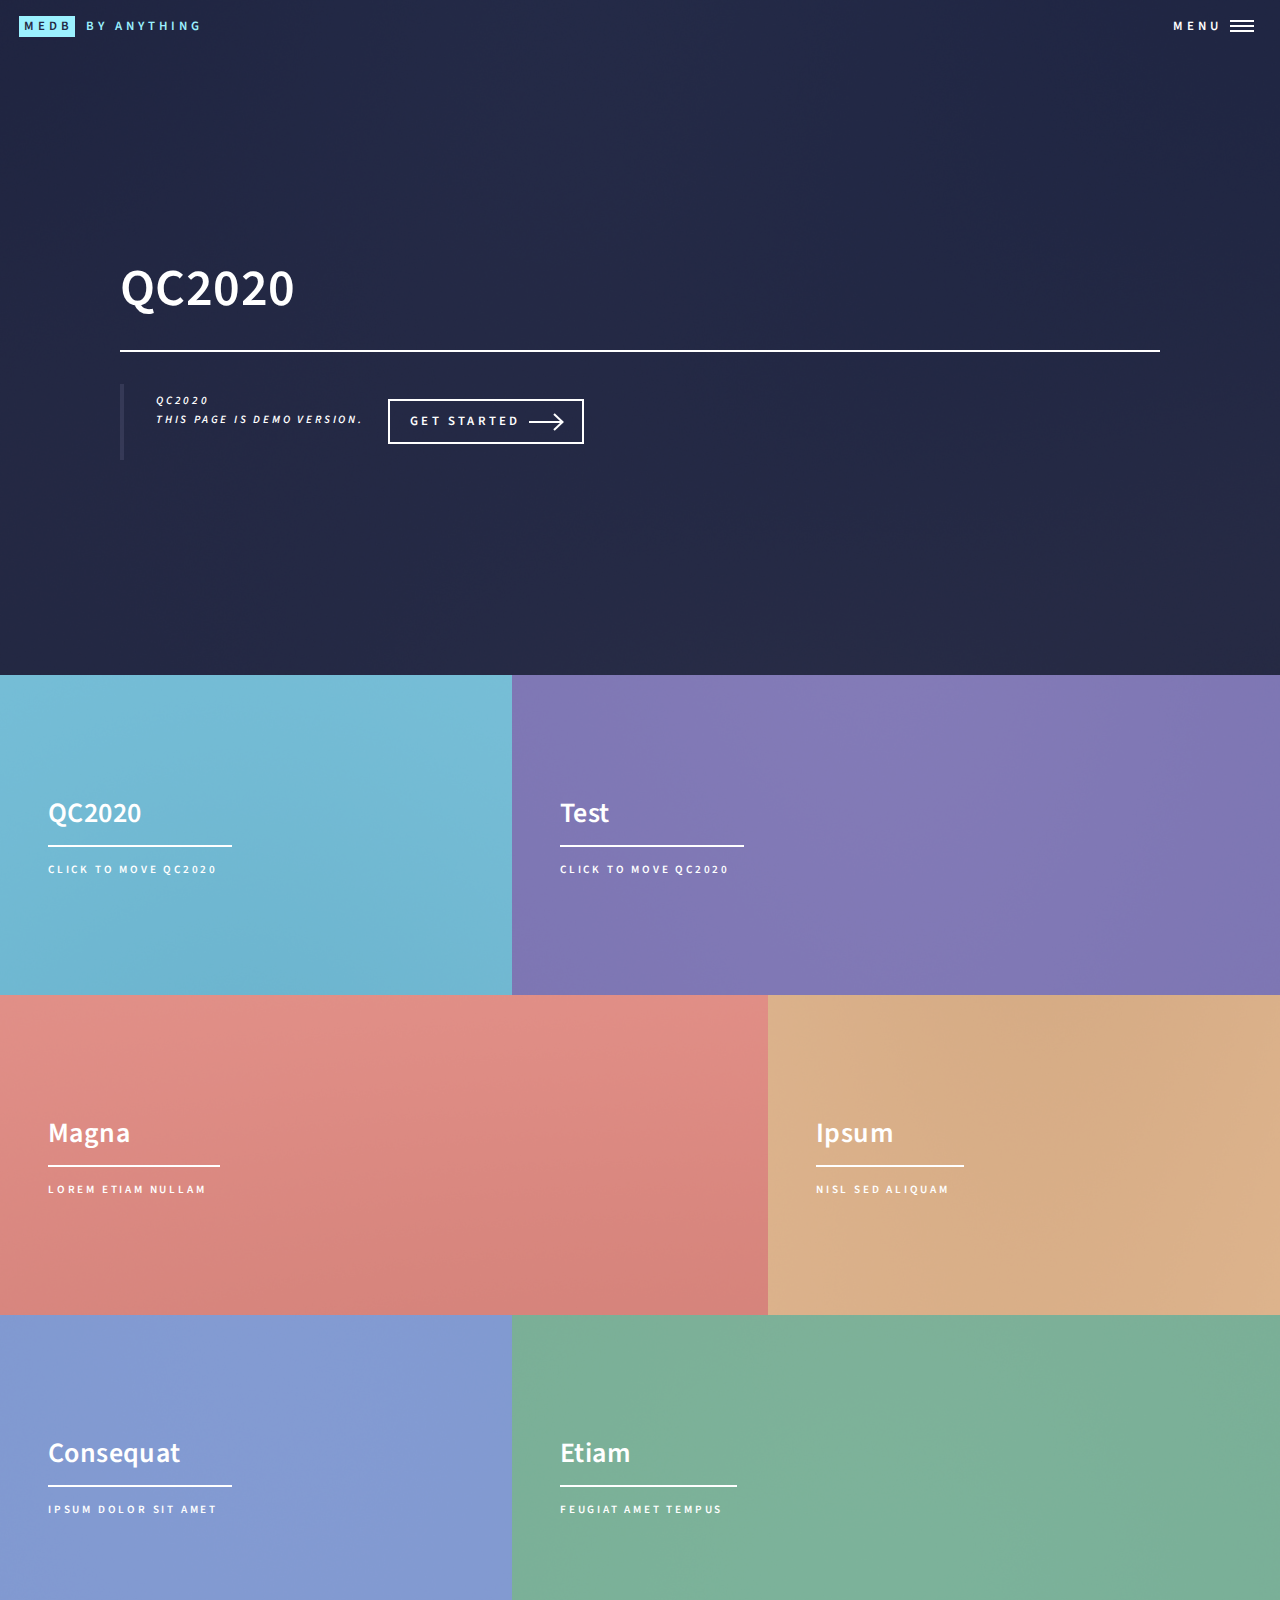
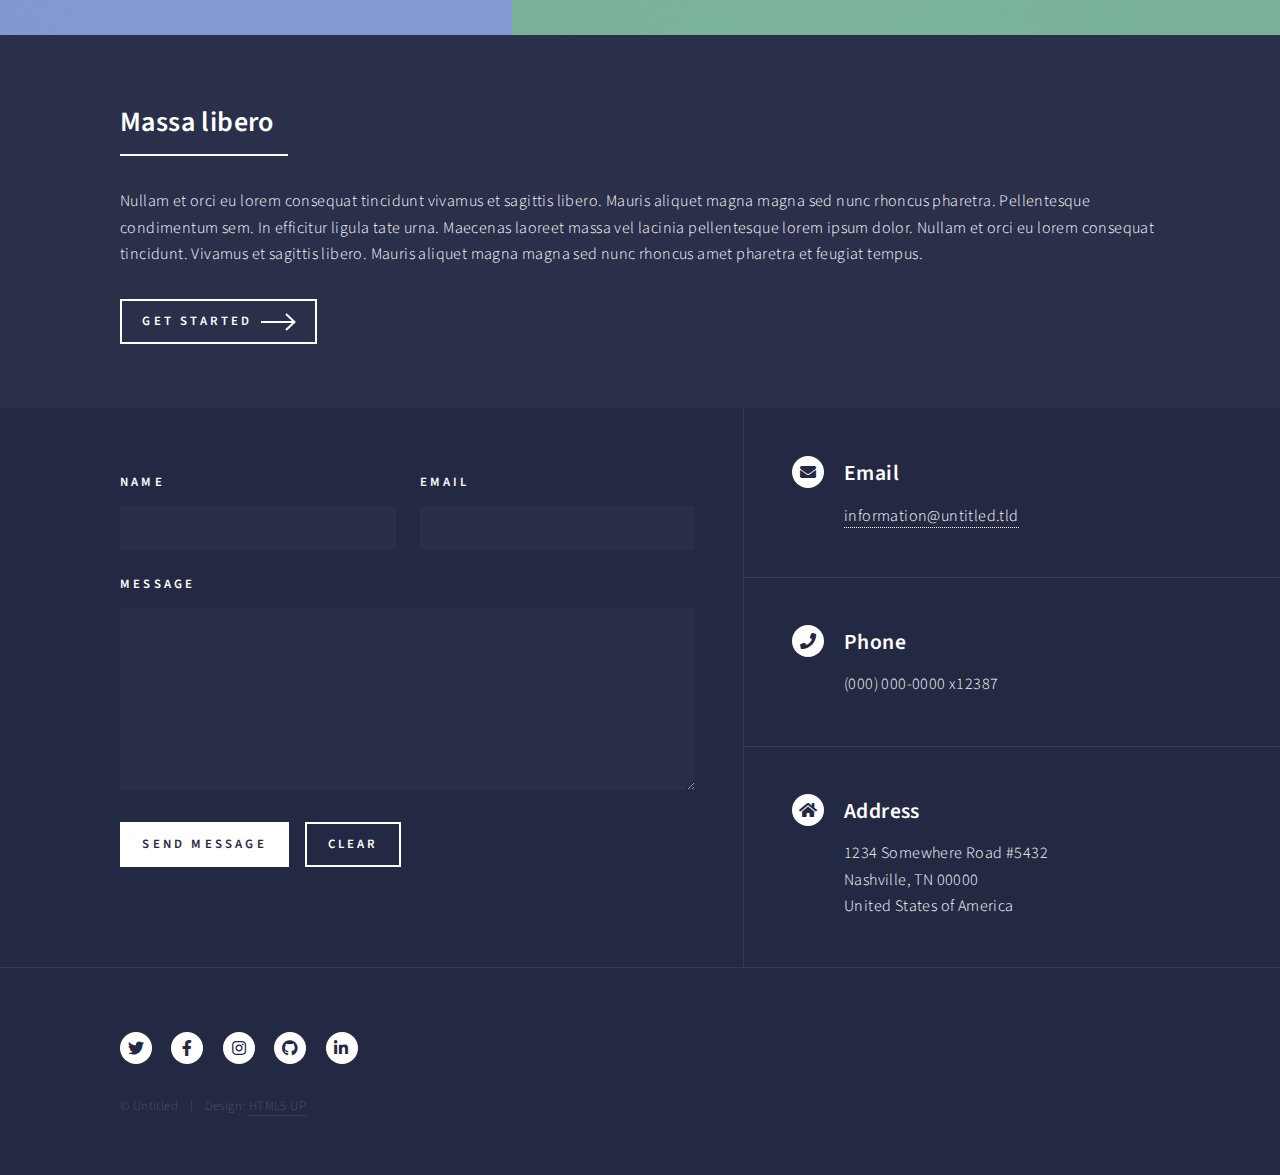
<file: index.html>
<!DOCTYPE HTML>
<!--
	Forty by HTML5 UP
	html5up.net | @ajlkn
	Free for personal and commercial use under the CCA 3.0 license (html5up.net/license)
-->
<html>
	<head>
		<title>MedB UP</title>
		<meta charset="utf-8" />
		<meta name="viewport" content="width=device-width, initial-scale=1, user-scalable=no" />
		<link rel="stylesheet" href="assets/css/main.css" />
		<noscript><link rel="stylesheet" href="assets/css/noscript.css" /></noscript>
	</head>
	<body class="is-preload">

		<!-- Wrapper -->
			<div id="wrapper">

				<!-- Header -->
					<header id="header" class="alt">
						<a href="index.html" class="logo"><strong>MedB</strong> <span>by anything</span></a>
						<nav>
							<a href="#menu">Menu</a>
						</nav>
					</header>

				<!-- Menu -->
					<nav id="menu">
						<ul class="links">
							<li><a href="index.html">Home</a></li>
							<li><a href="QC2020.html">QC2020</a></li>
							<li><a href="Test.html">Test</a></li>
							<li><a href="generic.html">Generic</a></li>
							<li><a href="elements.html">Elements</a></li>
						</ul>
						<ul class="actions stacked">
							<li><a href="#" class="button primary fit">Get Started</a></li>
							<li><a href="#" class="button fit">Log In</a></li>
						</ul>
					</nav>

				<!-- Banner -->
					<section id="banner" class="major">
						<div class="inner">
							<header class="major">
								<h1>QC2020</h1>
							</header>
							<div class="content">
								<blockquote>
									<p>
										QC2020 <br>
										This page is demo version.
									</p>
								</blockquote>
								<ul class="actions">
									<li><a href="#one" class="button next scrolly">Get Started</a></li>
								</ul>
							</div>
						</div>
					</section>

				<!-- Main -->
					<div id="main">

						<!-- One -->
							<section id="one" class="tiles">
								<article>
									<span class="image">
										<img src="images/pic01.jpg" alt="" />
									</span>
									<header class="major">
										<h3><a href="QC2020.html" class="link">QC2020</a></h3>
										<p>click to move QC2020</p>
									</header>
								</article>
								<article>
									<span class="image">
										<img src="images/pic02.jpg" alt="" />
									</span>
									<header class="major">
										<h3><a href="Test.html" class="link">Test</a></h3>
										<p>click to move QC2020</p>
									</header>
								</article>
								<article>
									<span class="image">
										<img src="images/pic03.jpg" alt="" />
									</span>
									<header class="major">
										<h3><a href="landing.html" class="link">Magna</a></h3>
										<p>Lorem etiam nullam</p>
									</header>
								</article>
								<article>
									<span class="image">
										<img src="images/pic04.jpg" alt="" />
									</span>
									<header class="major">
										<h3><a href="landing.html" class="link">Ipsum</a></h3>
										<p>Nisl sed aliquam</p>
									</header>
								</article>
								<article>
									<span class="image">
										<img src="images/pic05.jpg" alt="" />
									</span>
									<header class="major">
										<h3><a href="landing.html" class="link">Consequat</a></h3>
										<p>Ipsum dolor sit amet</p>
									</header>
								</article>
								<article>
									<span class="image">
										<img src="images/pic06.jpg" alt="" />
									</span>
									<header class="major">
										<h3><a href="landing.html" class="link">Etiam</a></h3>
										<p>Feugiat amet tempus</p>
									</header>
								</article>
							</section>

						<!-- Two -->
							<section id="two">
								<div class="inner">
									<header class="major">
										<h2>Massa libero</h2>
									</header>
									<p>Nullam et orci eu lorem consequat tincidunt vivamus et sagittis libero. Mauris aliquet magna magna sed nunc rhoncus pharetra. Pellentesque condimentum sem. In efficitur ligula tate urna. Maecenas laoreet massa vel lacinia pellentesque lorem ipsum dolor. Nullam et orci eu lorem consequat tincidunt. Vivamus et sagittis libero. Mauris aliquet magna magna sed nunc rhoncus amet pharetra et feugiat tempus.</p>
									<ul class="actions">
										<li><a href="landing.html" class="button next">Get Started</a></li>
									</ul>
								</div>
							</section>

					</div>

				<!-- Contact -->
					<section id="contact">
						<div class="inner">
							<section>
								<form method="post" action="#">
									<div class="fields">
										<div class="field half">
											<label for="name">Name</label>
											<input type="text" name="name" id="name" />
										</div>
										<div class="field half">
											<label for="email">Email</label>
											<input type="text" name="email" id="email" />
										</div>
										<div class="field">
											<label for="message">Message</label>
											<textarea name="message" id="message" rows="6"></textarea>
										</div>
									</div>
									<ul class="actions">
										<li><input type="submit" value="Send Message" class="primary" /></li>
										<li><input type="reset" value="Clear" /></li>
									</ul>
								</form>
							</section>
							<section class="split">
								<section>
									<div class="contact-method">
										<span class="icon solid alt fa-envelope"></span>
										<h3>Email</h3>
										<a href="#">information@untitled.tld</a>
									</div>
								</section>
								<section>
									<div class="contact-method">
										<span class="icon solid alt fa-phone"></span>
										<h3>Phone</h3>
										<span>(000) 000-0000 x12387</span>
									</div>
								</section>
								<section>
									<div class="contact-method">
										<span class="icon solid alt fa-home"></span>
										<h3>Address</h3>
										<span>1234 Somewhere Road #5432<br />
										Nashville, TN 00000<br />
										United States of America</span>
									</div>
								</section>
							</section>
						</div>
					</section>

				<!-- Footer -->
					<footer id="footer">
						<div class="inner">
							<ul class="icons">
								<li><a href="#" class="icon brands alt fa-twitter"><span class="label">Twitter</span></a></li>
								<li><a href="#" class="icon brands alt fa-facebook-f"><span class="label">Facebook</span></a></li>
								<li><a href="#" class="icon brands alt fa-instagram"><span class="label">Instagram</span></a></li>
								<li><a href="#" class="icon brands alt fa-github"><span class="label">GitHub</span></a></li>
								<li><a href="#" class="icon brands alt fa-linkedin-in"><span class="label">LinkedIn</span></a></li>
							</ul>
							<ul class="copyright">
								<li>&copy; Untitled</li><li>Design: <a href="https://html5up.net">HTML5 UP</a></li>
							</ul>
						</div>
					</footer>

			</div>

		<!-- Scripts -->
			<script src="assets/js/jquery.min.js"></script>
			<script src="assets/js/jquery.scrolly.min.js"></script>
			<script src="assets/js/jquery.scrollex.min.js"></script>
			<script src="assets/js/browser.min.js"></script>
			<script src="assets/js/breakpoints.min.js"></script>
			<script src="assets/js/util.js"></script>
			<script src="assets/js/main.js"></script>

	</body>
</html>
</file>
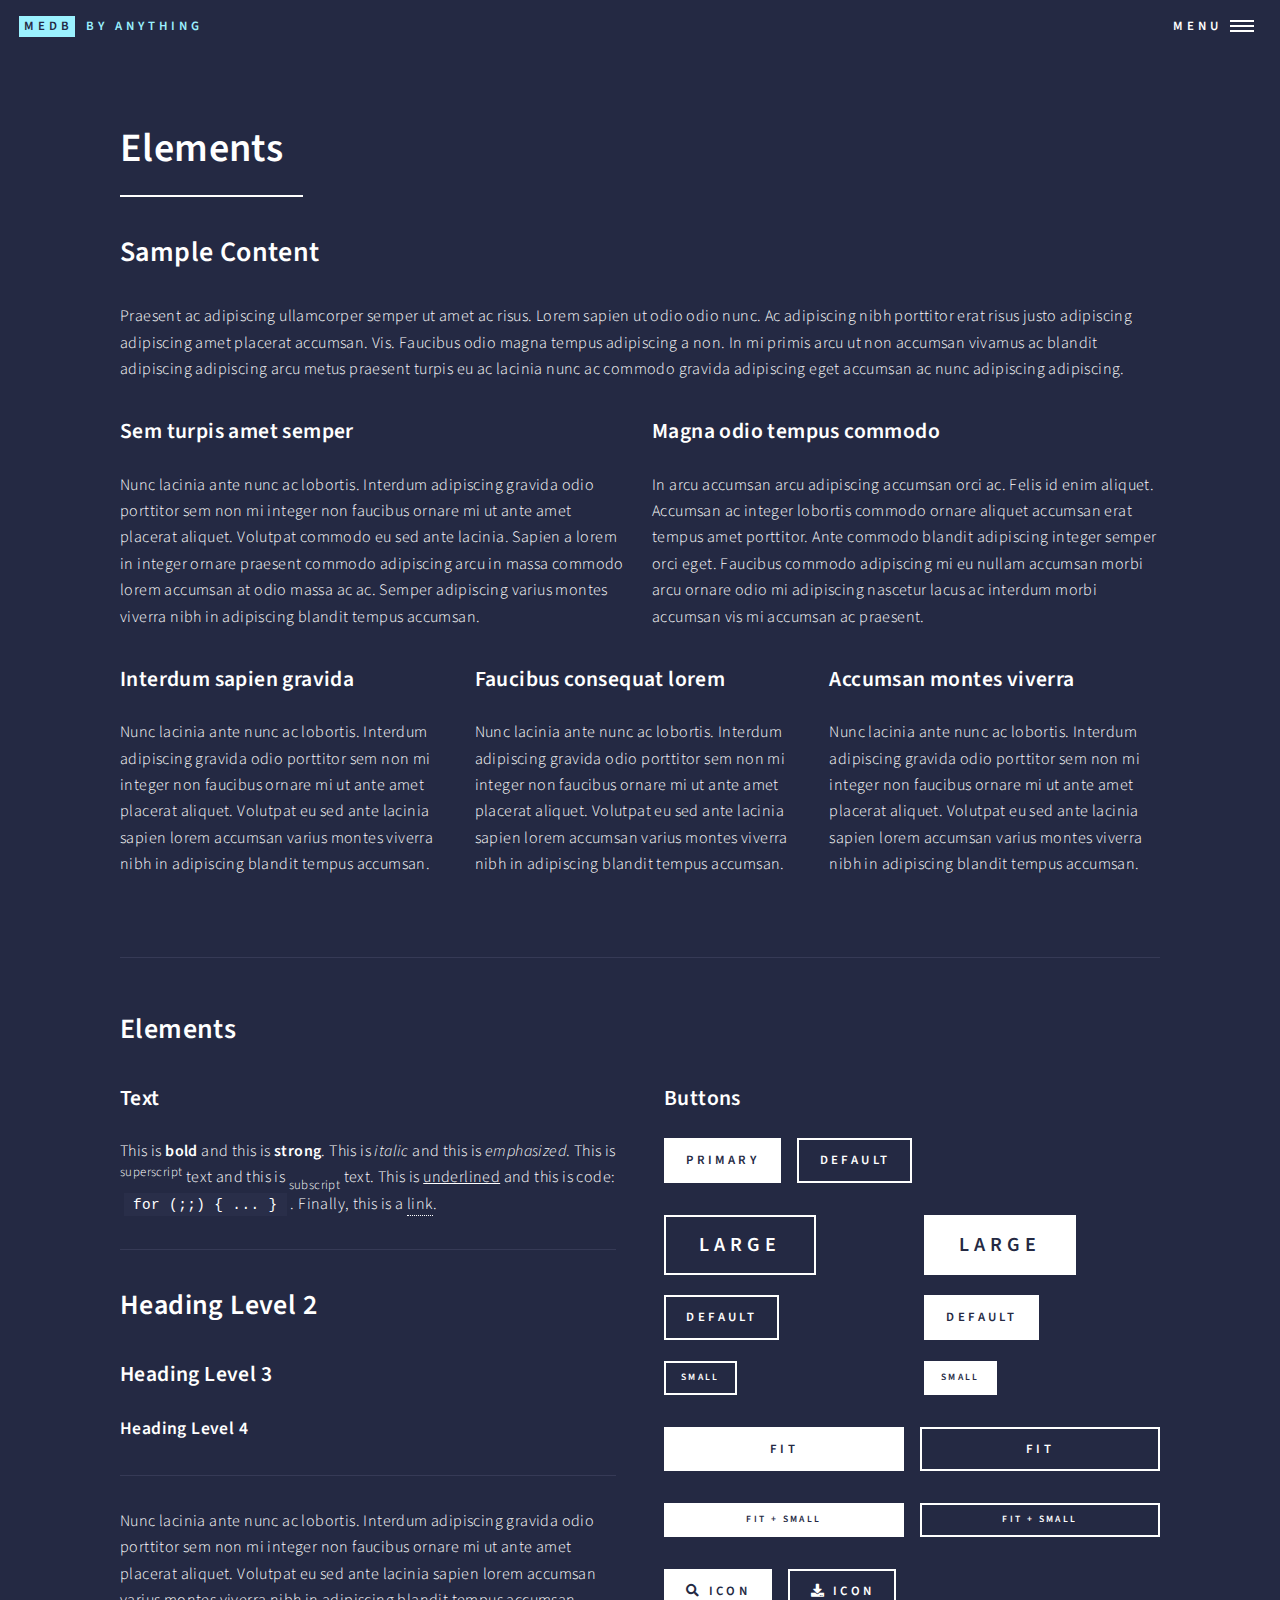
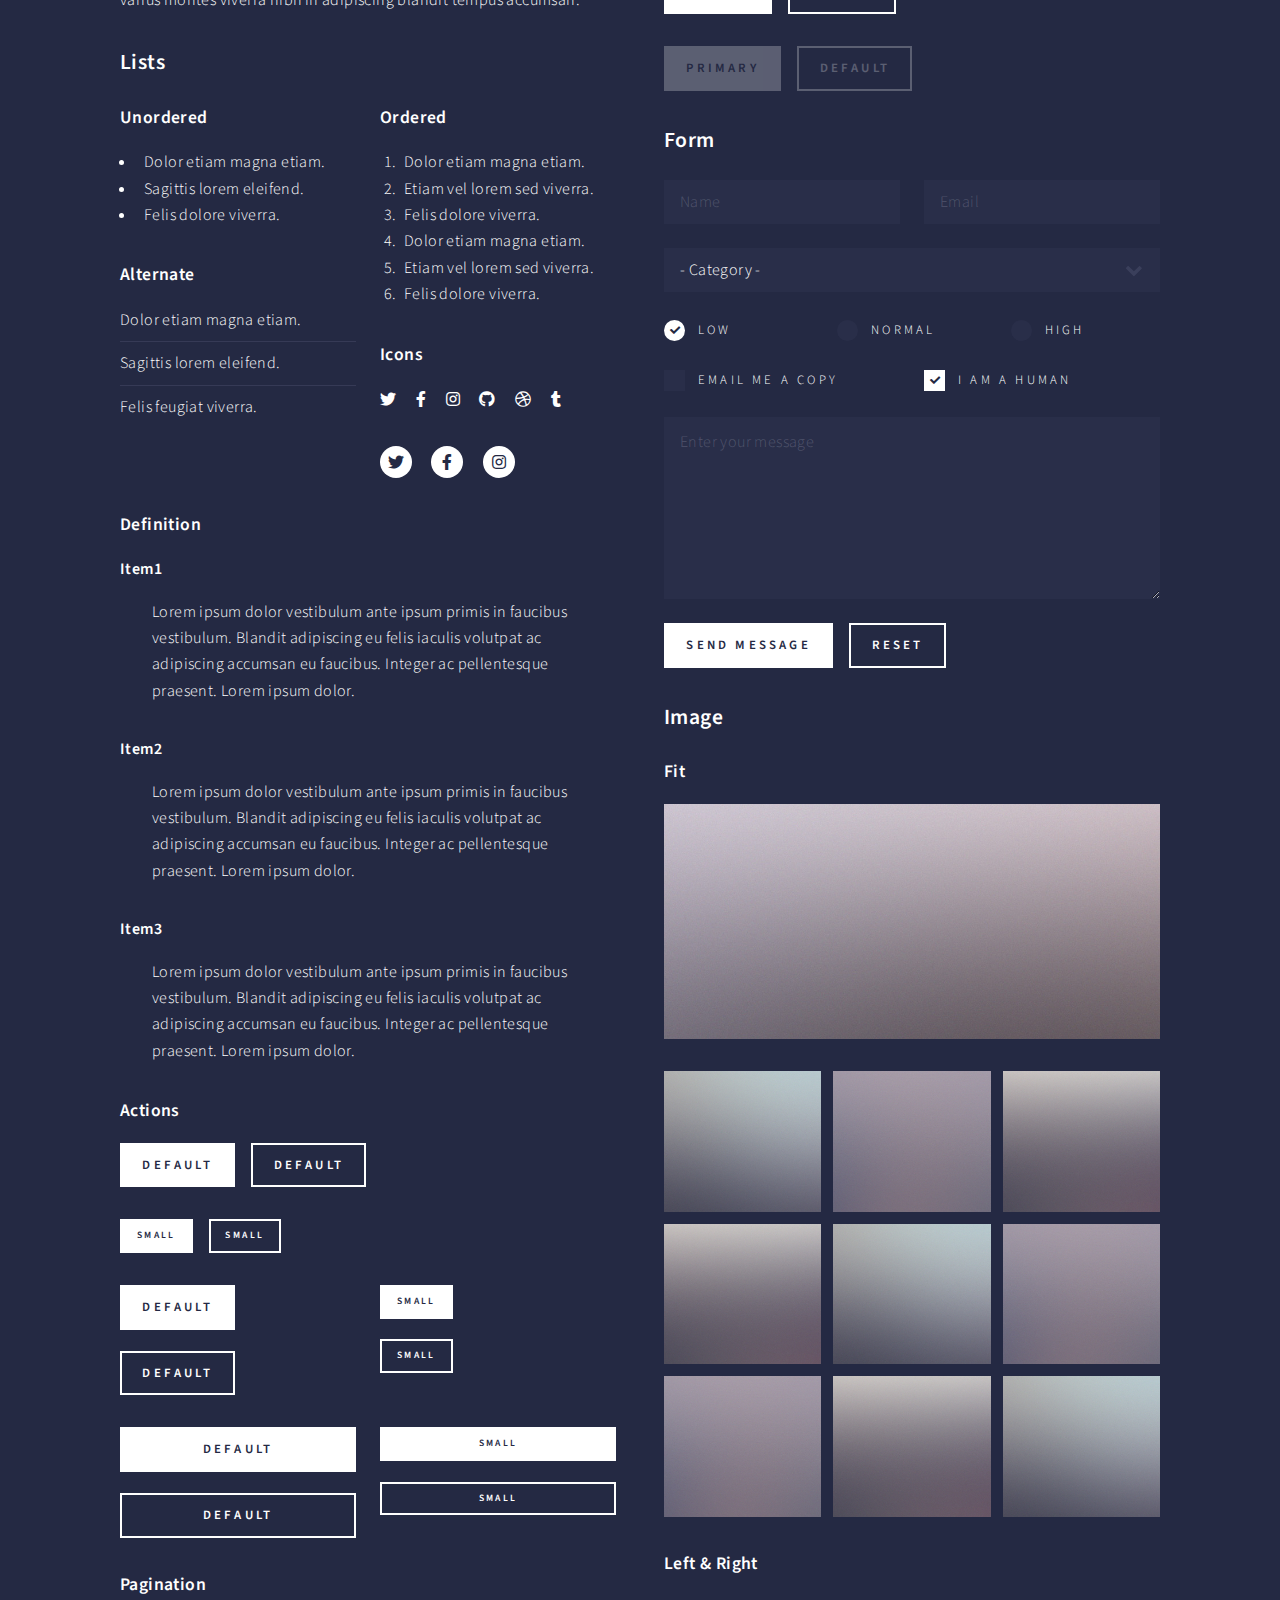
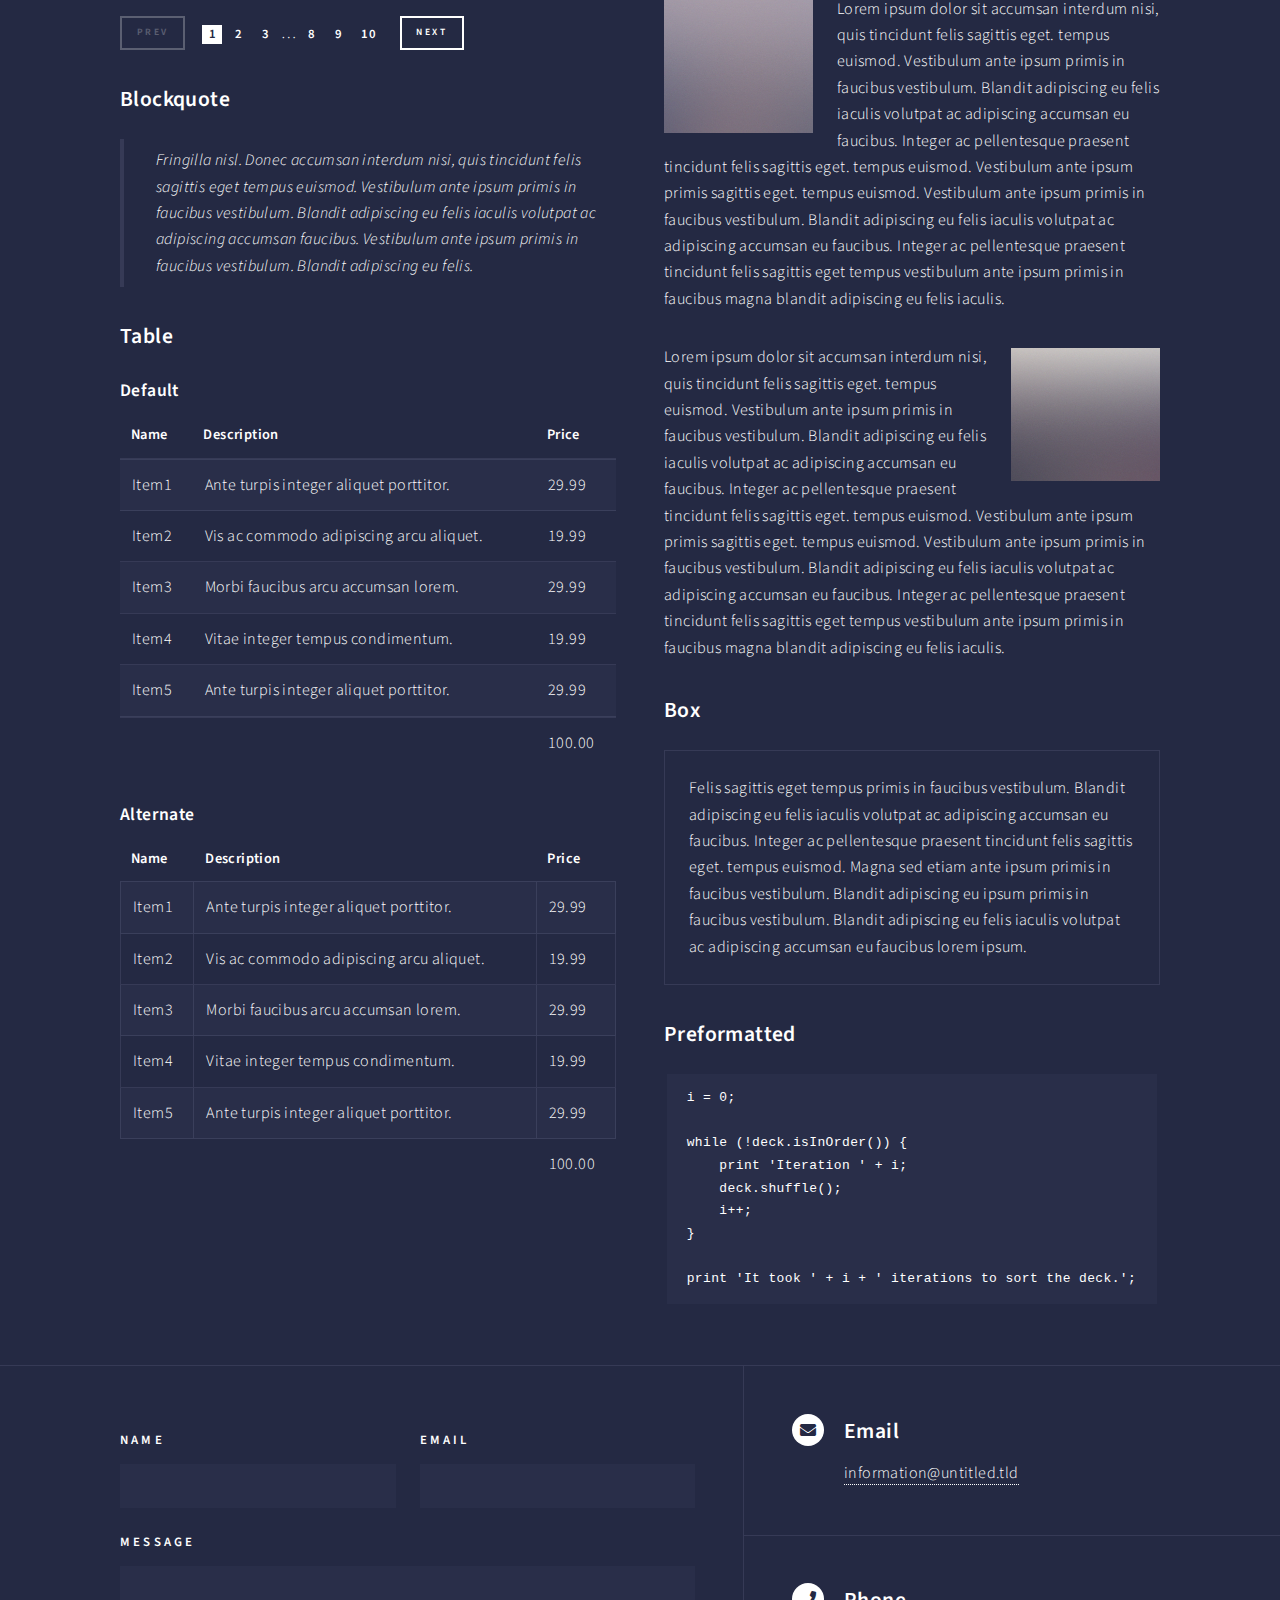
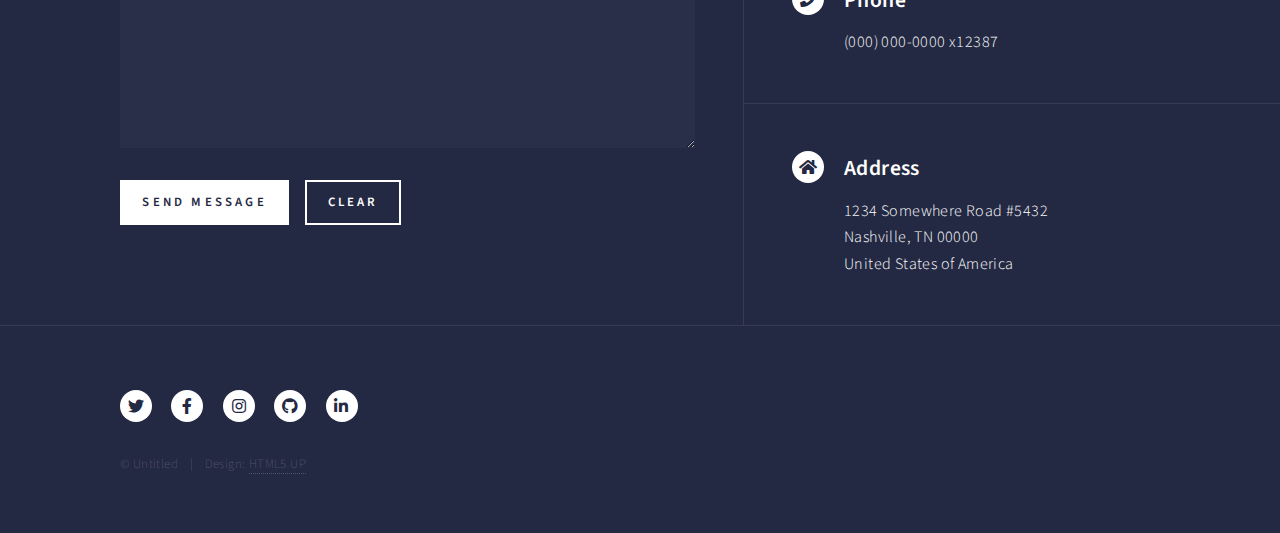
<file: elements.html>
<!DOCTYPE HTML>
<!--
	Forty by HTML5 UP
	html5up.net | @ajlkn
	Free for personal and commercial use under the CCA 3.0 license (html5up.net/license)
-->
<html>
	<head>
		<title>Elements - Forty by HTML5 UP</title>
		<meta charset="utf-8" />
		<meta name="viewport" content="width=device-width, initial-scale=1, user-scalable=no" />
		<link rel="stylesheet" href="assets/css/main.css" />
		<noscript><link rel="stylesheet" href="assets/css/noscript.css" /></noscript>
	</head>
	<body class="is-preload">

		<!-- Wrapper -->
			<div id="wrapper">

				<!-- Header -->
				<header id="header" class="alt">
					<a href="index.html" class="logo"><strong>MedB</strong> <span>by anything</span></a>
					<nav>
						<a href="#menu">Menu</a>
					</nav>
				</header>

				<!-- Menu -->
				<nav id="menu">
					<ul class="links">
						<li><a href="index.html">Home</a></li>
						<li><a href="QC2020.html">QC2020</a></li>
						<li><a href="landing.html">Landing</a></li>
						<li><a href="generic.html">Generic</a></li>
						<li><a href="elements.html">Elements</a></li>
					</ul>
					<ul class="actions stacked">
						<li><a href="#" class="button primary fit">Get Started</a></li>
						<li><a href="#" class="button fit">Log In</a></li>
					</ul>
				</nav>

				<!-- Main -->
					<div id="main" class="alt">

						<!-- One -->
							<section id="one">
								<div class="inner">
									<header class="major">
										<h1>Elements</h1>
									</header>

									<!-- Content -->
										<h2 id="content">Sample Content</h2>
										<p>Praesent ac adipiscing ullamcorper semper ut amet ac risus. Lorem sapien ut odio odio nunc. Ac adipiscing nibh porttitor erat risus justo adipiscing adipiscing amet placerat accumsan. Vis. Faucibus odio magna tempus adipiscing a non. In mi primis arcu ut non accumsan vivamus ac blandit adipiscing adipiscing arcu metus praesent turpis eu ac lacinia nunc ac commodo gravida adipiscing eget accumsan ac nunc adipiscing adipiscing.</p>
										<div class="row">
											<div class="col-6 col-12-small">
												<h3>Sem turpis amet semper</h3>
												<p>Nunc lacinia ante nunc ac lobortis. Interdum adipiscing gravida odio porttitor sem non mi integer non faucibus ornare mi ut ante amet placerat aliquet. Volutpat commodo eu sed ante lacinia. Sapien a lorem in integer ornare praesent commodo adipiscing arcu in massa commodo lorem accumsan at odio massa ac ac. Semper adipiscing varius montes viverra nibh in adipiscing blandit tempus accumsan.</p>
											</div>
											<div class="col-6 col-12-small">
												<h3>Magna odio tempus commodo</h3>
												<p>In arcu accumsan arcu adipiscing accumsan orci ac. Felis id enim aliquet. Accumsan ac integer lobortis commodo ornare aliquet accumsan erat tempus amet porttitor. Ante commodo blandit adipiscing integer semper orci eget. Faucibus commodo adipiscing mi eu nullam accumsan morbi arcu ornare odio mi adipiscing nascetur lacus ac interdum morbi accumsan vis mi accumsan ac praesent.</p>
											</div>
											<!-- Break -->
											<div class="col-4 col-12-medium">
												<h3>Interdum sapien gravida</h3>
												<p>Nunc lacinia ante nunc ac lobortis. Interdum adipiscing gravida odio porttitor sem non mi integer non faucibus ornare mi ut ante amet placerat aliquet. Volutpat eu sed ante lacinia sapien lorem accumsan varius montes viverra nibh in adipiscing blandit tempus accumsan.</p>
											</div>
											<div class="col-4 col-12-medium">
												<h3>Faucibus consequat lorem</h3>
												<p>Nunc lacinia ante nunc ac lobortis. Interdum adipiscing gravida odio porttitor sem non mi integer non faucibus ornare mi ut ante amet placerat aliquet. Volutpat eu sed ante lacinia sapien lorem accumsan varius montes viverra nibh in adipiscing blandit tempus accumsan.</p>
											</div>
											<div class="col-4 col-12-medium">
												<h3>Accumsan montes viverra</h3>
												<p>Nunc lacinia ante nunc ac lobortis. Interdum adipiscing gravida odio porttitor sem non mi integer non faucibus ornare mi ut ante amet placerat aliquet. Volutpat eu sed ante lacinia sapien lorem accumsan varius montes viverra nibh in adipiscing blandit tempus accumsan.</p>
											</div>
										</div>

									<hr class="major" />

									<!-- Elements -->
										<h2 id="elements">Elements</h2>
										<div class="row gtr-200">
											<div class="col-6 col-12-medium">

												<!-- Text stuff -->
													<h3>Text</h3>
													<p>This is <b>bold</b> and this is <strong>strong</strong>. This is <i>italic</i> and this is <em>emphasized</em>.
													This is <sup>superscript</sup> text and this is <sub>subscript</sub> text.
													This is <u>underlined</u> and this is code: <code>for (;;) { ... }</code>.
													Finally, this is a <a href="#">link</a>.</p>
													<hr />
													<h2>Heading Level 2</h2>
													<h3>Heading Level 3</h3>
													<h4>Heading Level 4</h4>
													<hr />
													<p>Nunc lacinia ante nunc ac lobortis. Interdum adipiscing gravida odio porttitor sem non mi integer non faucibus ornare mi ut ante amet placerat aliquet. Volutpat eu sed ante lacinia sapien lorem accumsan varius montes viverra nibh in adipiscing blandit tempus accumsan.</p>

												<!-- Lists -->
													<h3>Lists</h3>
													<div class="row">
														<div class="col-6 col-12-small">

															<h4>Unordered</h4>
															<ul>
																<li>Dolor etiam magna etiam.</li>
																<li>Sagittis lorem eleifend.</li>
																<li>Felis dolore viverra.</li>
															</ul>

															<h4>Alternate</h4>
															<ul class="alt">
																<li>Dolor etiam magna etiam.</li>
																<li>Sagittis lorem eleifend.</li>
																<li>Felis feugiat viverra.</li>
															</ul>

														</div>
														<div class="col-6 col-12-small">

															<h4>Ordered</h4>
															<ol>
																<li>Dolor etiam magna etiam.</li>
																<li>Etiam vel lorem sed viverra.</li>
																<li>Felis dolore viverra.</li>
																<li>Dolor etiam magna etiam.</li>
																<li>Etiam vel lorem sed viverra.</li>
																<li>Felis dolore viverra.</li>
															</ol>

															<h4>Icons</h4>
															<ul class="icons">
																<li><a href="#" class="icon brands fa-twitter"><span class="label">Twitter</span></a></li>
																<li><a href="#" class="icon brands fa-facebook-f"><span class="label">Facebook</span></a></li>
																<li><a href="#" class="icon brands fa-instagram"><span class="label">Instagram</span></a></li>
																<li><a href="#" class="icon brands fa-github"><span class="label">Github</span></a></li>
																<li><a href="#" class="icon brands fa-dribbble"><span class="label">Dribbble</span></a></li>
																<li><a href="#" class="icon brands fa-tumblr"><span class="label">Tumblr</span></a></li>
															</ul>
															<ul class="icons">
																<li><a href="#" class="icon brands alt fa-twitter"><span class="label">Twitter</span></a></li>
																<li><a href="#" class="icon brands alt fa-facebook-f"><span class="label">Facebook</span></a></li>
																<li><a href="#" class="icon brands alt fa-instagram"><span class="label">Instagram</span></a></li>
															</ul>

														</div>
													</div>
													<h4>Definition</h4>
													<dl>
														<dt>Item1</dt>
														<dd>
															<p>Lorem ipsum dolor vestibulum ante ipsum primis in faucibus vestibulum. Blandit adipiscing eu felis iaculis volutpat ac adipiscing accumsan eu faucibus. Integer ac pellentesque praesent. Lorem ipsum dolor.</p>
														</dd>
														<dt>Item2</dt>
														<dd>
															<p>Lorem ipsum dolor vestibulum ante ipsum primis in faucibus vestibulum. Blandit adipiscing eu felis iaculis volutpat ac adipiscing accumsan eu faucibus. Integer ac pellentesque praesent. Lorem ipsum dolor.</p>
														</dd>
														<dt>Item3</dt>
														<dd>
															<p>Lorem ipsum dolor vestibulum ante ipsum primis in faucibus vestibulum. Blandit adipiscing eu felis iaculis volutpat ac adipiscing accumsan eu faucibus. Integer ac pellentesque praesent. Lorem ipsum dolor.</p>
														</dd>
													</dl>

													<h4>Actions</h4>
													<ul class="actions">
														<li><a href="#" class="button primary">Default</a></li>
														<li><a href="#" class="button">Default</a></li>
													</ul>
													<ul class="actions small">
														<li><a href="#" class="button primary small">Small</a></li>
														<li><a href="#" class="button small">Small</a></li>
													</ul>
													<div class="row">
														<div class="col-6 col-12-small">
															<ul class="actions stacked">
																<li><a href="#" class="button primary">Default</a></li>
																<li><a href="#" class="button">Default</a></li>
															</ul>
														</div>
														<div class="col-6 col-12-small">
															<ul class="actions stacked">
																<li><a href="#" class="button primary small">Small</a></li>
																<li><a href="#" class="button small">Small</a></li>
															</ul>
														</div>
														<div class="col-6 col-12-small">
															<ul class="actions stacked">
																<li><a href="#" class="button primary fit">Default</a></li>
																<li><a href="#" class="button fit">Default</a></li>
															</ul>
														</div>
														<div class="col-6 col-12-small">
															<ul class="actions stacked">
																<li><a href="#" class="button primary small fit">Small</a></li>
																<li><a href="#" class="button small fit">Small</a></li>
															</ul>
														</div>
													</div>

													<h4>Pagination</h4>
													<ul class="pagination">
														<li><span class="button small disabled">Prev</span></li>
														<li><a href="#" class="page active">1</a></li>
														<li><a href="#" class="page">2</a></li>
														<li><a href="#" class="page">3</a></li>
														<li><span>&hellip;</span></li>
														<li><a href="#" class="page">8</a></li>
														<li><a href="#" class="page">9</a></li>
														<li><a href="#" class="page">10</a></li>
														<li><a href="#" class="button small">Next</a></li>
													</ul>

												<!-- Blockquote -->
													<h3>Blockquote</h3>
													<blockquote>Fringilla nisl. Donec accumsan interdum nisi, quis tincidunt felis sagittis eget tempus euismod. Vestibulum ante ipsum primis in faucibus vestibulum. Blandit adipiscing eu felis iaculis volutpat ac adipiscing accumsan faucibus. Vestibulum ante ipsum primis in faucibus vestibulum. Blandit adipiscing eu felis.</blockquote>

												<!-- Table -->
													<h3>Table</h3>

													<h4>Default</h4>
													<div class="table-wrapper">
														<table>
															<thead>
																<tr>
																	<th>Name</th>
																	<th>Description</th>
																	<th>Price</th>
																</tr>
															</thead>
															<tbody>
																<tr>
																	<td>Item1</td>
																	<td>Ante turpis integer aliquet porttitor.</td>
																	<td>29.99</td>
																</tr>
																<tr>
																	<td>Item2</td>
																	<td>Vis ac commodo adipiscing arcu aliquet.</td>
																	<td>19.99</td>
																</tr>
																<tr>
																	<td>Item3</td>
																	<td> Morbi faucibus arcu accumsan lorem.</td>
																	<td>29.99</td>
																</tr>
																<tr>
																	<td>Item4</td>
																	<td>Vitae integer tempus condimentum.</td>
																	<td>19.99</td>
																</tr>
																<tr>
																	<td>Item5</td>
																	<td>Ante turpis integer aliquet porttitor.</td>
																	<td>29.99</td>
																</tr>
															</tbody>
															<tfoot>
																<tr>
																	<td colspan="2"></td>
																	<td>100.00</td>
																</tr>
															</tfoot>
														</table>
													</div>

													<h4>Alternate</h4>
													<div class="table-wrapper">
														<table class="alt">
															<thead>
																<tr>
																	<th>Name</th>
																	<th>Description</th>
																	<th>Price</th>
																</tr>
															</thead>
															<tbody>
																<tr>
																	<td>Item1</td>
																	<td>Ante turpis integer aliquet porttitor.</td>
																	<td>29.99</td>
																</tr>
																<tr>
																	<td>Item2</td>
																	<td>Vis ac commodo adipiscing arcu aliquet.</td>
																	<td>19.99</td>
																</tr>
																<tr>
																	<td>Item3</td>
																	<td> Morbi faucibus arcu accumsan lorem.</td>
																	<td>29.99</td>
																</tr>
																<tr>
																	<td>Item4</td>
																	<td>Vitae integer tempus condimentum.</td>
																	<td>19.99</td>
																</tr>
																<tr>
																	<td>Item5</td>
																	<td>Ante turpis integer aliquet porttitor.</td>
																	<td>29.99</td>
																</tr>
															</tbody>
															<tfoot>
																<tr>
																	<td colspan="2"></td>
																	<td>100.00</td>
																</tr>
															</tfoot>
														</table>
													</div>

											</div>
											<div class="col-6 col-12-medium">

												<!-- Buttons -->
													<h3>Buttons</h3>
													<ul class="actions">
														<li><a href="#" class="button primary">Primary</a></li>
														<li><a href="#" class="button">Default</a></li>
													</ul>
													<div class="row">
														<div class="col-6 col-12-xsmall">
															<ul class="actions stacked">
																<li><a href="#" class="button large">Large</a></li>
																<li><a href="#" class="button">Default</a></li>
																<li><a href="#" class="button small">Small</a></li>
															</ul>
														</div>
														<div class="col-6 col-12-xsmall">
															<ul class="actions stacked">
																<li><a href="#" class="button primary large">Large</a></li>
																<li><a href="#" class="button primary">Default</a></li>
																<li><a href="#" class="button primary small">Small</a></li>
															</ul>
														</div>
													</div>
													<ul class="actions fit">
														<li><a href="#" class="button primary fit">Fit</a></li>
														<li><a href="#" class="button fit">Fit</a></li>
													</ul>
													<ul class="actions fit small">
														<li><a href="#" class="button primary fit small">Fit + Small</a></li>
														<li><a href="#" class="button fit small">Fit + Small</a></li>
													</ul>
													<ul class="actions">
														<li><a href="#" class="button primary icon solid fa-search">Icon</a></li>
														<li><a href="#" class="button icon solid fa-download">Icon</a></li>
													</ul>
													<ul class="actions">
														<li><span class="button primary disabled">Primary</span></li>
														<li><span class="button disabled">Default</span></li>
													</ul>

												<!-- Form -->
													<h3>Form</h3>

													<form method="post" action="#">
														<div class="row gtr-uniform">
															<div class="col-6 col-12-xsmall">
																<input type="text" name="demo-name" id="demo-name" value="" placeholder="Name" />
															</div>
															<div class="col-6 col-12-xsmall">
																<input type="email" name="demo-email" id="demo-email" value="" placeholder="Email" />
															</div>
															<!-- Break -->
															<div class="col-12">
																<select name="demo-category" id="demo-category">
																	<option value="">- Category -</option>
																	<option value="1">Manufacturing</option>
																	<option value="1">Shipping</option>
																	<option value="1">Administration</option>
																	<option value="1">Human Resources</option>
																</select>
															</div>
															<!-- Break -->
															<div class="col-4 col-12-small">
																<input type="radio" id="demo-priority-low" name="demo-priority" checked>
																<label for="demo-priority-low">Low</label>
															</div>
															<div class="col-4 col-12-small">
																<input type="radio" id="demo-priority-normal" name="demo-priority">
																<label for="demo-priority-normal">Normal</label>
															</div>
															<div class="col-4 col-12-small">
																<input type="radio" id="demo-priority-high" name="demo-priority">
																<label for="demo-priority-high">High</label>
															</div>
															<!-- Break -->
															<div class="col-6 col-12-small">
																<input type="checkbox" id="demo-copy" name="demo-copy">
																<label for="demo-copy">Email me a copy</label>
															</div>
															<div class="col-6 col-12-small">
																<input type="checkbox" id="demo-human" name="demo-human" checked>
																<label for="demo-human">I am a human</label>
															</div>
															<!-- Break -->
															<div class="col-12">
																<textarea name="demo-message" id="demo-message" placeholder="Enter your message" rows="6"></textarea>
															</div>
															<!-- Break -->
															<div class="col-12">
																<ul class="actions">
																	<li><input type="submit" value="Send Message" class="primary" /></li>
																	<li><input type="reset" value="Reset" /></li>
																</ul>
															</div>
														</div>
													</form>

												<!-- Image -->
													<h3>Image</h3>

													<h4>Fit</h4>
													<span class="image fit"><img src="images/pic03.jpg" alt="" /></span>
													<div class="box alt">
														<div class="row gtr-50 gtr-uniform">
															<div class="col-4"><span class="image fit"><img src="images/pic08.jpg" alt="" /></span></div>
															<div class="col-4"><span class="image fit"><img src="images/pic09.jpg" alt="" /></span></div>
															<div class="col-4"><span class="image fit"><img src="images/pic10.jpg" alt="" /></span></div>
															<!-- Break -->
															<div class="col-4"><span class="image fit"><img src="images/pic10.jpg" alt="" /></span></div>
															<div class="col-4"><span class="image fit"><img src="images/pic08.jpg" alt="" /></span></div>
															<div class="col-4"><span class="image fit"><img src="images/pic09.jpg" alt="" /></span></div>
															<!-- Break -->
															<div class="col-4"><span class="image fit"><img src="images/pic09.jpg" alt="" /></span></div>
															<div class="col-4"><span class="image fit"><img src="images/pic10.jpg" alt="" /></span></div>
															<div class="col-4"><span class="image fit"><img src="images/pic08.jpg" alt="" /></span></div>
														</div>
													</div>

													<h4>Left &amp; Right</h4>
													<p><span class="image left"><img src="images/pic09.jpg" alt="" /></span>Lorem ipsum dolor sit accumsan interdum nisi, quis tincidunt felis sagittis eget. tempus euismod. Vestibulum ante ipsum primis in faucibus vestibulum. Blandit adipiscing eu felis iaculis volutpat ac adipiscing accumsan eu faucibus. Integer ac pellentesque praesent tincidunt felis sagittis eget. tempus euismod. Vestibulum ante ipsum primis sagittis eget. tempus euismod. Vestibulum ante ipsum primis in faucibus vestibulum. Blandit adipiscing eu felis iaculis volutpat ac adipiscing accumsan eu faucibus. Integer ac pellentesque praesent tincidunt felis sagittis eget tempus vestibulum ante ipsum primis in faucibus magna blandit adipiscing eu felis iaculis.</p>
													<p><span class="image right"><img src="images/pic10.jpg" alt="" /></span>Lorem ipsum dolor sit accumsan interdum nisi, quis tincidunt felis sagittis eget. tempus euismod. Vestibulum ante ipsum primis in faucibus vestibulum. Blandit adipiscing eu felis iaculis volutpat ac adipiscing accumsan eu faucibus. Integer ac pellentesque praesent tincidunt felis sagittis eget. tempus euismod. Vestibulum ante ipsum primis sagittis eget. tempus euismod. Vestibulum ante ipsum primis in faucibus vestibulum. Blandit adipiscing eu felis iaculis volutpat ac adipiscing accumsan eu faucibus. Integer ac pellentesque praesent tincidunt felis sagittis eget tempus vestibulum ante ipsum primis in faucibus magna blandit adipiscing eu felis iaculis.</p>

												<!-- Box -->
													<h3>Box</h3>
													<div class="box">
														<p>Felis sagittis eget tempus primis in faucibus vestibulum. Blandit adipiscing eu felis iaculis volutpat ac adipiscing accumsan eu faucibus. Integer ac pellentesque praesent tincidunt felis sagittis eget. tempus euismod. Magna sed etiam ante ipsum primis in faucibus vestibulum. Blandit adipiscing eu ipsum primis in faucibus vestibulum. Blandit adipiscing eu felis iaculis volutpat ac adipiscing accumsan eu faucibus lorem ipsum.</p>
													</div>

												<!-- Preformatted Code -->
													<h3>Preformatted</h3>
													<pre><code>i = 0;

while (!deck.isInOrder()) {
    print 'Iteration ' + i;
    deck.shuffle();
    i++;
}

print 'It took ' + i + ' iterations to sort the deck.';
</code></pre>

											</div>
										</div>

								</div>
							</section>

					</div>

				<!-- Contact -->
					<section id="contact">
						<div class="inner">
							<section>
								<form method="post" action="#">
									<div class="fields">
										<div class="field half">
											<label for="name">Name</label>
											<input type="text" name="name" id="name" />
										</div>
										<div class="field half">
											<label for="email">Email</label>
											<input type="text" name="email" id="email" />
										</div>
										<div class="field">
											<label for="message">Message</label>
											<textarea name="message" id="message" rows="6"></textarea>
										</div>
									</div>
									<ul class="actions">
										<li><input type="submit" value="Send Message" class="primary" /></li>
										<li><input type="reset" value="Clear" /></li>
									</ul>
								</form>
							</section>
							<section class="split">
								<section>
									<div class="contact-method">
										<span class="icon solid alt fa-envelope"></span>
										<h3>Email</h3>
										<a href="#">information@untitled.tld</a>
									</div>
								</section>
								<section>
									<div class="contact-method">
										<span class="icon solid alt fa-phone"></span>
										<h3>Phone</h3>
										<span>(000) 000-0000 x12387</span>
									</div>
								</section>
								<section>
									<div class="contact-method">
										<span class="icon solid alt fa-home"></span>
										<h3>Address</h3>
										<span>1234 Somewhere Road #5432<br />
										Nashville, TN 00000<br />
										United States of America</span>
									</div>
								</section>
							</section>
						</div>
					</section>

				<!-- Footer -->
					<footer id="footer">
						<div class="inner">
							<ul class="icons">
								<li><a href="#" class="icon brands alt fa-twitter"><span class="label">Twitter</span></a></li>
								<li><a href="#" class="icon brands alt fa-facebook-f"><span class="label">Facebook</span></a></li>
								<li><a href="#" class="icon brands alt fa-instagram"><span class="label">Instagram</span></a></li>
								<li><a href="#" class="icon brands alt fa-github"><span class="label">GitHub</span></a></li>
								<li><a href="#" class="icon brands alt fa-linkedin-in"><span class="label">LinkedIn</span></a></li>
							</ul>
							<ul class="copyright">
								<li>&copy; Untitled</li><li>Design: <a href="https://html5up.net">HTML5 UP</a></li>
							</ul>
						</div>
					</footer>

			</div>

		<!-- Scripts -->
			<script src="assets/js/jquery.min.js"></script>
			<script src="assets/js/jquery.scrolly.min.js"></script>
			<script src="assets/js/jquery.scrollex.min.js"></script>
			<script src="assets/js/browser.min.js"></script>
			<script src="assets/js/breakpoints.min.js"></script>
			<script src="assets/js/util.js"></script>
			<script src="assets/js/main.js"></script>

	</body>
</html>
</file>
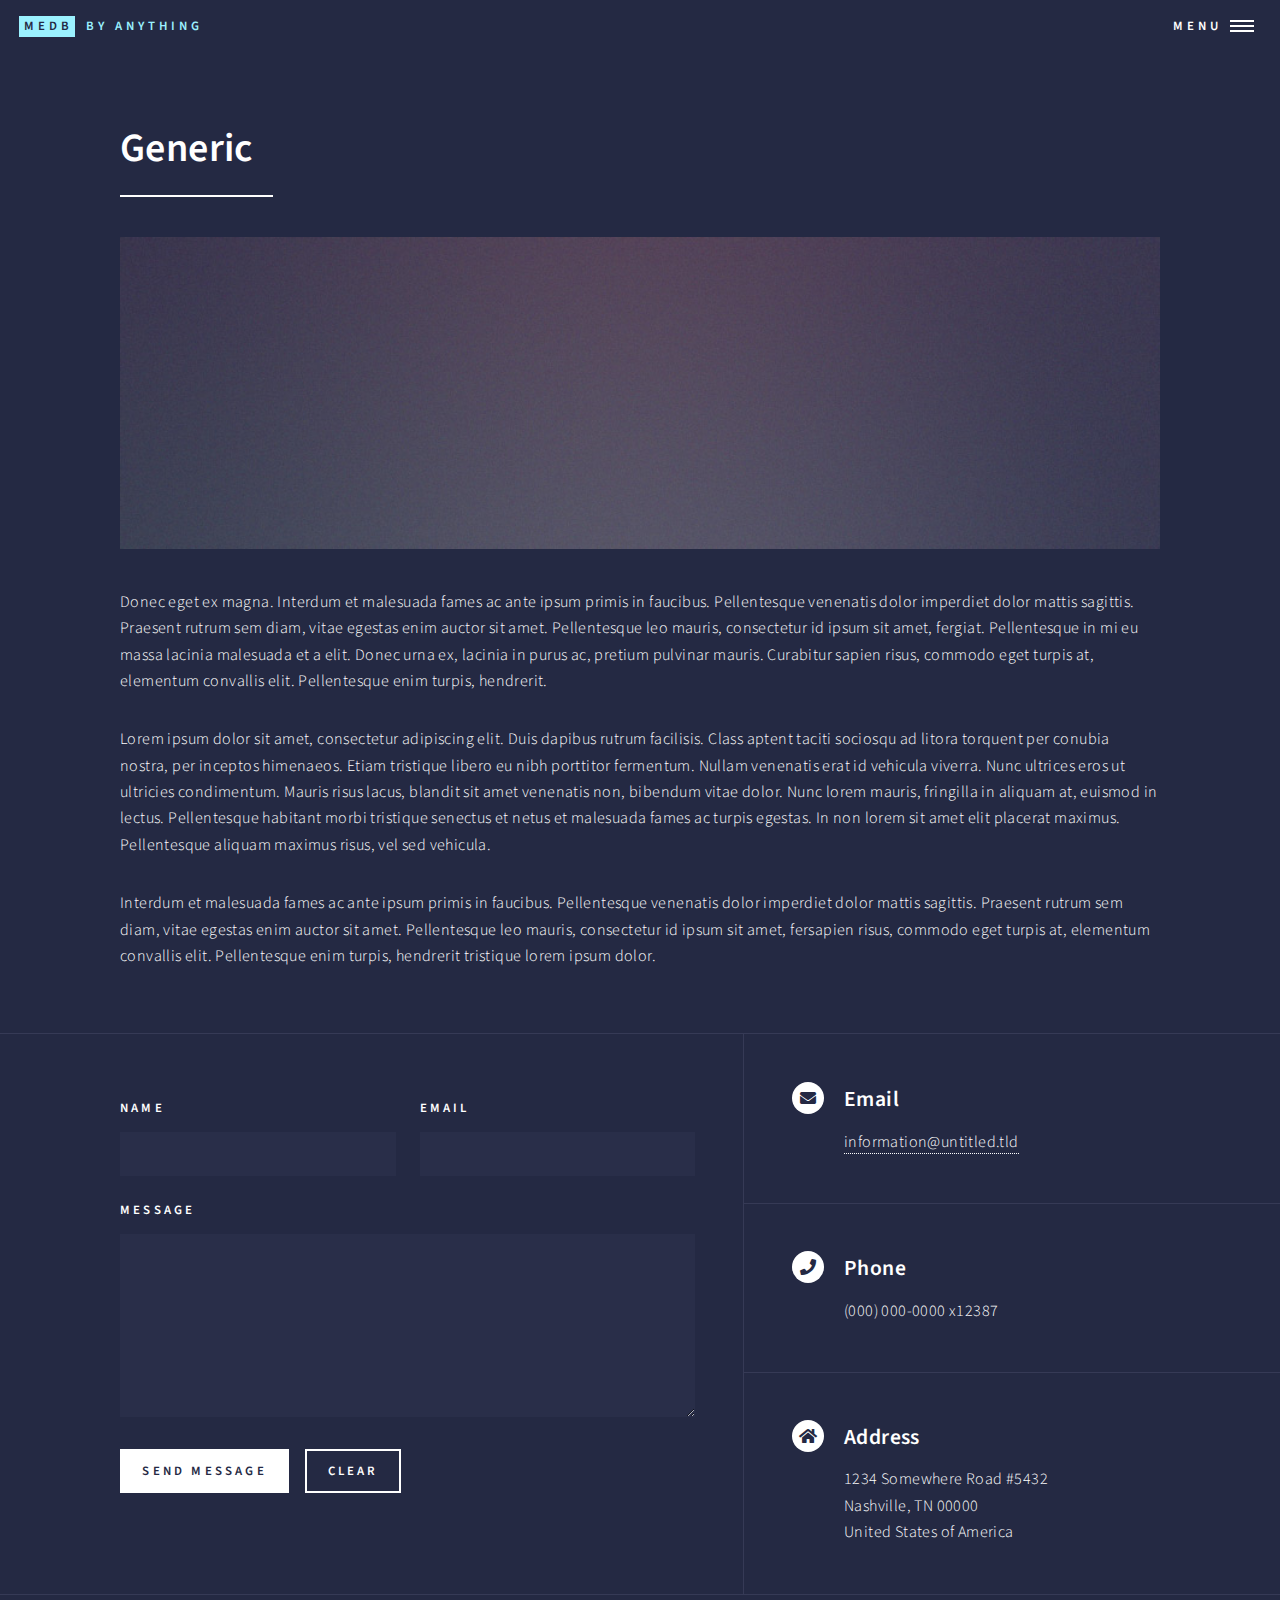
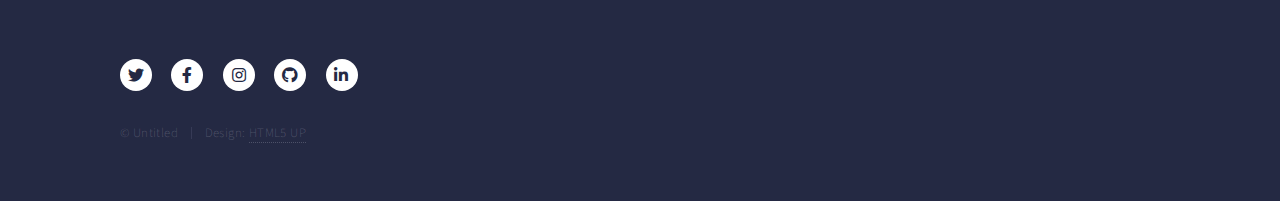
<file: generic.html>
<!DOCTYPE HTML>
<!--
	Forty by HTML5 UP
	html5up.net | @ajlkn
	Free for personal and commercial use under the CCA 3.0 license (html5up.net/license)
-->
<html>
	<head>
		<title>Generic - Forty by HTML5 UP</title>
		<meta charset="utf-8" />
		<meta name="viewport" content="width=device-width, initial-scale=1, user-scalable=no" />
		<link rel="stylesheet" href="assets/css/main.css" />
		<noscript><link rel="stylesheet" href="assets/css/noscript.css" /></noscript>
	</head>
	<body class="is-preload">

		<!-- Wrapper -->
			<div id="wrapper">

				<!-- Header -->
				<header id="header" class="alt">
					<a href="index.html" class="logo"><strong>MedB</strong> <span>by anything</span></a>
					<nav>
						<a href="#menu">Menu</a>
					</nav>
				</header>

				<!-- Menu -->
				<nav id="menu">
					<ul class="links">
						<li><a href="index.html">Home</a></li>
						<li><a href="QC2020.html">QC2020</a></li>
						<li><a href="landing.html">Landing</a></li>
						<li><a href="generic.html">Generic</a></li>
						<li><a href="elements.html">Elements</a></li>
					</ul>
					<ul class="actions stacked">
						<li><a href="#" class="button primary fit">Get Started</a></li>
						<li><a href="#" class="button fit">Log In</a></li>
					</ul>
				</nav>

				<!-- Main -->
					<div id="main" class="alt">

						<!-- One -->
							<section id="one">
								<div class="inner">
									<header class="major">
										<h1>Generic</h1>
									</header>
									<span class="image main"><img src="images/pic11.jpg" alt="" /></span>
									<p>Donec eget ex magna. Interdum et malesuada fames ac ante ipsum primis in faucibus. Pellentesque venenatis dolor imperdiet dolor mattis sagittis. Praesent rutrum sem diam, vitae egestas enim auctor sit amet. Pellentesque leo mauris, consectetur id ipsum sit amet, fergiat. Pellentesque in mi eu massa lacinia malesuada et a elit. Donec urna ex, lacinia in purus ac, pretium pulvinar mauris. Curabitur sapien risus, commodo eget turpis at, elementum convallis elit. Pellentesque enim turpis, hendrerit.</p>
									<p>Lorem ipsum dolor sit amet, consectetur adipiscing elit. Duis dapibus rutrum facilisis. Class aptent taciti sociosqu ad litora torquent per conubia nostra, per inceptos himenaeos. Etiam tristique libero eu nibh porttitor fermentum. Nullam venenatis erat id vehicula viverra. Nunc ultrices eros ut ultricies condimentum. Mauris risus lacus, blandit sit amet venenatis non, bibendum vitae dolor. Nunc lorem mauris, fringilla in aliquam at, euismod in lectus. Pellentesque habitant morbi tristique senectus et netus et malesuada fames ac turpis egestas. In non lorem sit amet elit placerat maximus. Pellentesque aliquam maximus risus, vel sed vehicula.</p>
									<p>Interdum et malesuada fames ac ante ipsum primis in faucibus. Pellentesque venenatis dolor imperdiet dolor mattis sagittis. Praesent rutrum sem diam, vitae egestas enim auctor sit amet. Pellentesque leo mauris, consectetur id ipsum sit amet, fersapien risus, commodo eget turpis at, elementum convallis elit. Pellentesque enim turpis, hendrerit tristique lorem ipsum dolor.</p>
								</div>
							</section>

					</div>

				<!-- Contact -->
					<section id="contact">
						<div class="inner">
							<section>
								<form method="post" action="#">
									<div class="fields">
										<div class="field half">
											<label for="name">Name</label>
											<input type="text" name="name" id="name" />
										</div>
										<div class="field half">
											<label for="email">Email</label>
											<input type="text" name="email" id="email" />
										</div>
										<div class="field">
											<label for="message">Message</label>
											<textarea name="message" id="message" rows="6"></textarea>
										</div>
									</div>
									<ul class="actions">
										<li><input type="submit" value="Send Message" class="primary" /></li>
										<li><input type="reset" value="Clear" /></li>
									</ul>
								</form>
							</section>
							<section class="split">
								<section>
									<div class="contact-method">
										<span class="icon solid alt fa-envelope"></span>
										<h3>Email</h3>
										<a href="#">information@untitled.tld</a>
									</div>
								</section>
								<section>
									<div class="contact-method">
										<span class="icon solid alt fa-phone"></span>
										<h3>Phone</h3>
										<span>(000) 000-0000 x12387</span>
									</div>
								</section>
								<section>
									<div class="contact-method">
										<span class="icon solid alt fa-home"></span>
										<h3>Address</h3>
										<span>1234 Somewhere Road #5432<br />
										Nashville, TN 00000<br />
										United States of America</span>
									</div>
								</section>
							</section>
						</div>
					</section>

				<!-- Footer -->
					<footer id="footer">
						<div class="inner">
							<ul class="icons">
								<li><a href="#" class="icon brands alt fa-twitter"><span class="label">Twitter</span></a></li>
								<li><a href="#" class="icon brands alt fa-facebook-f"><span class="label">Facebook</span></a></li>
								<li><a href="#" class="icon brands alt fa-instagram"><span class="label">Instagram</span></a></li>
								<li><a href="#" class="icon brands alt fa-github"><span class="label">GitHub</span></a></li>
								<li><a href="#" class="icon brands alt fa-linkedin-in"><span class="label">LinkedIn</span></a></li>
							</ul>
							<ul class="copyright">
								<li>&copy; Untitled</li><li>Design: <a href="https://html5up.net">HTML5 UP</a></li>
							</ul>
						</div>
					</footer>

			</div>

		<!-- Scripts -->
			<script src="assets/js/jquery.min.js"></script>
			<script src="assets/js/jquery.scrolly.min.js"></script>
			<script src="assets/js/jquery.scrollex.min.js"></script>
			<script src="assets/js/browser.min.js"></script>
			<script src="assets/js/breakpoints.min.js"></script>
			<script src="assets/js/util.js"></script>
			<script src="assets/js/main.js"></script>

	</body>
</html>
</file>
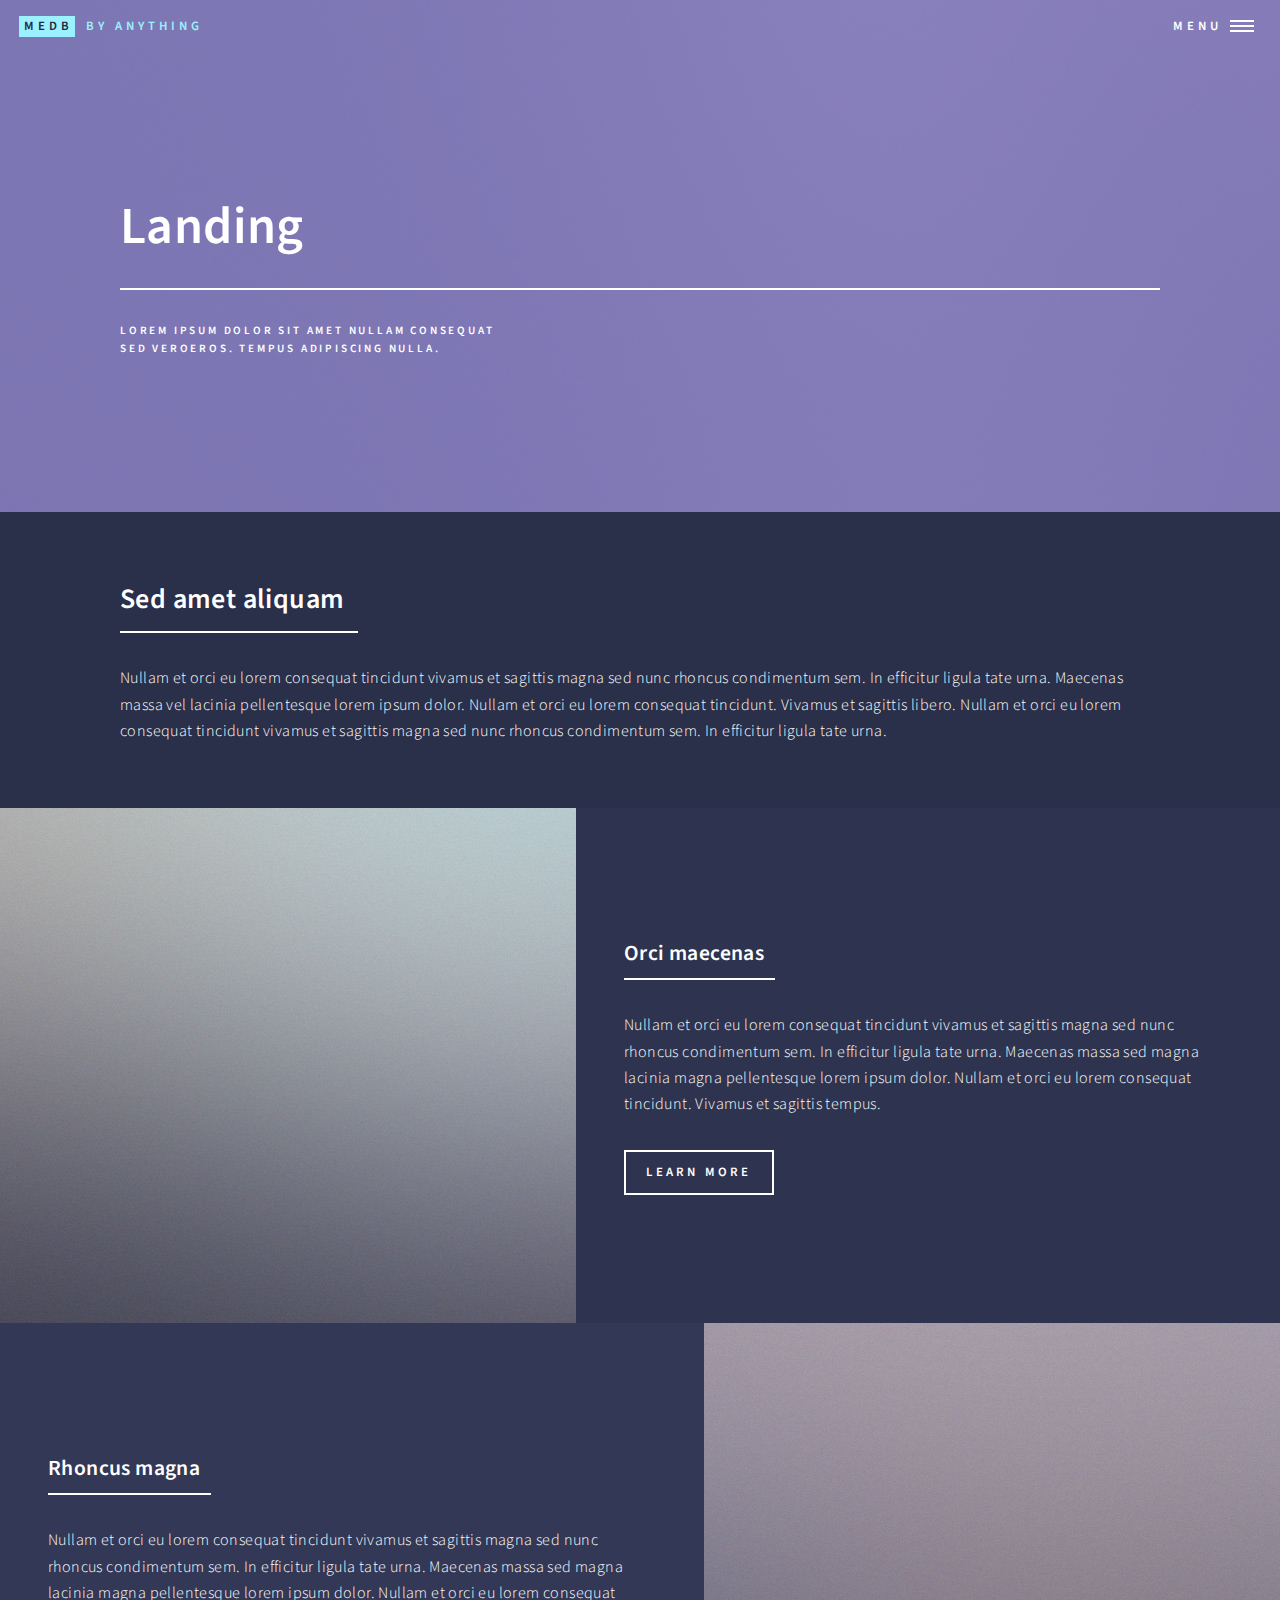
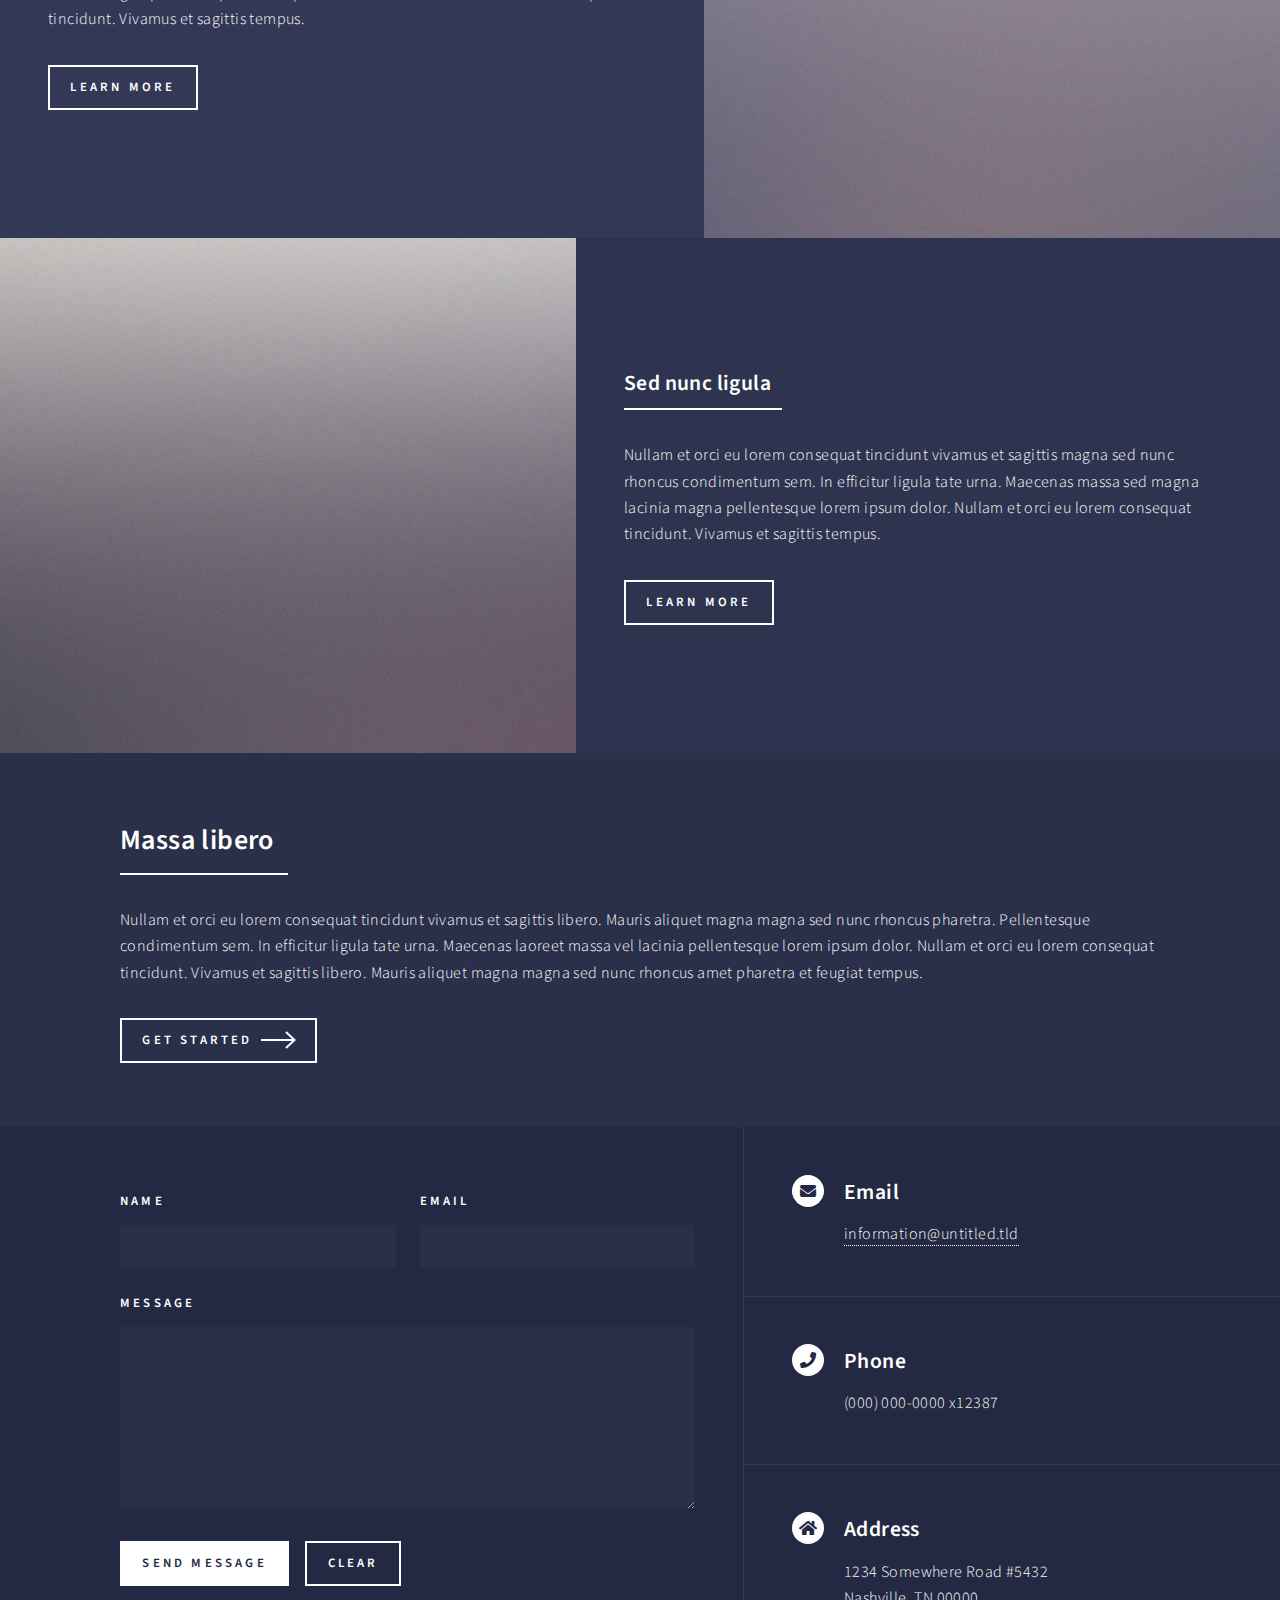
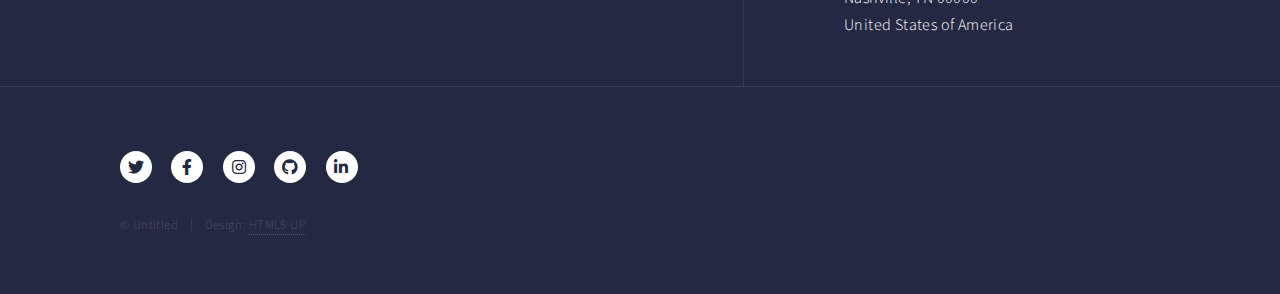
<file: landing.html>
<!DOCTYPE HTML>
<html>
	<head>
		<title>Landing - Forty by HTML5 UP</title>
		<meta charset="utf-8" />
		<meta name="viewport" content="width=device-width, initial-scale=1, user-scalable=no" />
		<link rel="stylesheet" href="assets/css/main.css" />
		<noscript><link rel="stylesheet" href="assets/css/noscript.css" /></noscript>
	</head>
	<body class="is-preload">

		<!-- Wrapper -->
			<div id="wrapper">

				<!-- Header -->
				<header id="header" class="alt">
					<a href="index.html" class="logo"><strong>MedB</strong> <span>by anything</span></a>
					<nav>
						<a href="#menu">Menu</a>
					</nav>
				</header>

				<!-- Menu -->
				<nav id="menu">
					<ul class="links">
						<li><a href="index.html">Home</a></li>
						<li><a href="QC2020.html">QC2020</a></li>
						<li><a href="landing.html">Landing</a></li>
						<li><a href="generic.html">Generic</a></li>
						<li><a href="elements.html">Elements</a></li>
					</ul>
					<ul class="actions stacked">
						<li><a href="#" class="button primary fit">Get Started</a></li>
						<li><a href="#" class="button fit">Log In</a></li>
					</ul>
				</nav>

				<!-- Banner -->
				<!-- Note: The "styleN" class below should match that of the header element. -->
					<section id="banner" class="style2">
						<div class="inner">
							<span class="image">
								<img src="images/pic07.jpg" alt="" />
							</span>
							<header class="major">
								<h1>Landing</h1>
							</header>
							<div class="content">
								<p>Lorem ipsum dolor sit amet nullam consequat<br />
								sed veroeros. tempus adipiscing nulla.</p>
							</div>
						</div>
					</section>

				<!-- Main -->
					<div id="main">

						<!-- One -->
							<section id="one">
								<div class="inner">
									<header class="major">
										<h2>Sed amet aliquam</h2>
									</header>
									<p>Nullam et orci eu lorem consequat tincidunt vivamus et sagittis magna sed nunc rhoncus condimentum sem. In efficitur ligula tate urna. Maecenas massa vel lacinia pellentesque lorem ipsum dolor. Nullam et orci eu lorem consequat tincidunt. Vivamus et sagittis libero. Nullam et orci eu lorem consequat tincidunt vivamus et sagittis magna sed nunc rhoncus condimentum sem. In efficitur ligula tate urna.</p>
								</div>
							</section>

						<!-- Two -->
							<section id="two" class="spotlights">
								<section>
									<a href="generic.html" class="image">
										<img src="images/pic08.jpg" alt="" data-position="center center" />
									</a>
									<div class="content">
										<div class="inner">
											<header class="major">
												<h3>Orci maecenas</h3>
											</header>
											<p>Nullam et orci eu lorem consequat tincidunt vivamus et sagittis magna sed nunc rhoncus condimentum sem. In efficitur ligula tate urna. Maecenas massa sed magna lacinia magna pellentesque lorem ipsum dolor. Nullam et orci eu lorem consequat tincidunt. Vivamus et sagittis tempus.</p>
											<ul class="actions">
												<li><a href="generic.html" class="button">Learn more</a></li>
											</ul>
										</div>
									</div>
								</section>
								<section>
									<a href="generic.html" class="image">
										<img src="images/pic09.jpg" alt="" data-position="top center" />
									</a>
									<div class="content">
										<div class="inner">
											<header class="major">
												<h3>Rhoncus magna</h3>
											</header>
											<p>Nullam et orci eu lorem consequat tincidunt vivamus et sagittis magna sed nunc rhoncus condimentum sem. In efficitur ligula tate urna. Maecenas massa sed magna lacinia magna pellentesque lorem ipsum dolor. Nullam et orci eu lorem consequat tincidunt. Vivamus et sagittis tempus.</p>
											<ul class="actions">
												<li><a href="generic.html" class="button">Learn more</a></li>
											</ul>
										</div>
									</div>
								</section>
								<section>
									<a href="generic.html" class="image">
										<img src="images/pic10.jpg" alt="" data-position="25% 25%" />
									</a>
									<div class="content">
										<div class="inner">
											<header class="major">
												<h3>Sed nunc ligula</h3>
											</header>
											<p>Nullam et orci eu lorem consequat tincidunt vivamus et sagittis magna sed nunc rhoncus condimentum sem. In efficitur ligula tate urna. Maecenas massa sed magna lacinia magna pellentesque lorem ipsum dolor. Nullam et orci eu lorem consequat tincidunt. Vivamus et sagittis tempus.</p>
											<ul class="actions">
												<li><a href="generic.html" class="button">Learn more</a></li>
											</ul>
										</div>
									</div>
								</section>
							</section>

						<!-- Three -->
							<section id="three">
								<div class="inner">
									<header class="major">
										<h2>Massa libero</h2>
									</header>
									<p>Nullam et orci eu lorem consequat tincidunt vivamus et sagittis libero. Mauris aliquet magna magna sed nunc rhoncus pharetra. Pellentesque condimentum sem. In efficitur ligula tate urna. Maecenas laoreet massa vel lacinia pellentesque lorem ipsum dolor. Nullam et orci eu lorem consequat tincidunt. Vivamus et sagittis libero. Mauris aliquet magna magna sed nunc rhoncus amet pharetra et feugiat tempus.</p>
									<ul class="actions">
										<li><a href="generic.html" class="button next">Get Started</a></li>
									</ul>
								</div>
							</section>

					</div>

				<!-- Contact -->
					<section id="contact">
						<div class="inner">
							<section>
								<form method="post" action="#">
									<div class="fields">
										<div class="field half">
											<label for="name">Name</label>
											<input type="text" name="name" id="name" />
										</div>
										<div class="field half">
											<label for="email">Email</label>
											<input type="text" name="email" id="email" />
										</div>
										<div class="field">
											<label for="message">Message</label>
											<textarea name="message" id="message" rows="6"></textarea>
										</div>
									</div>
									<ul class="actions">
										<li><input type="submit" value="Send Message" class="primary" /></li>
										<li><input type="reset" value="Clear" /></li>
									</ul>
								</form>
							</section>
							<section class="split">
								<section>
									<div class="contact-method">
										<span class="icon solid alt fa-envelope"></span>
										<h3>Email</h3>
										<a href="#">information@untitled.tld</a>
									</div>
								</section>
								<section>
									<div class="contact-method">
										<span class="icon solid alt fa-phone"></span>
										<h3>Phone</h3>
										<span>(000) 000-0000 x12387</span>
									</div>
								</section>
								<section>
									<div class="contact-method">
										<span class="icon solid alt fa-home"></span>
										<h3>Address</h3>
										<span>1234 Somewhere Road #5432<br />
										Nashville, TN 00000<br />
										United States of America</span>
									</div>
								</section>
							</section>
						</div>
					</section>

				<!-- Footer -->
					<footer id="footer">
						<div class="inner">
							<ul class="icons">
								<li><a href="#" class="icon brands alt fa-twitter"><span class="label">Twitter</span></a></li>
								<li><a href="#" class="icon brands alt fa-facebook-f"><span class="label">Facebook</span></a></li>
								<li><a href="#" class="icon brands alt fa-instagram"><span class="label">Instagram</span></a></li>
								<li><a href="#" class="icon brands alt fa-github"><span class="label">GitHub</span></a></li>
								<li><a href="#" class="icon brands alt fa-linkedin-in"><span class="label">LinkedIn</span></a></li>
							</ul>
							<ul class="copyright">
								<li>&copy; Untitled</li><li>Design: <a href="https://html5up.net">HTML5 UP</a></li>
							</ul>
						</div>
					</footer>

			</div>

		<!-- Scripts -->
			<script src="assets/js/jquery.min.js"></script>
			<script src="assets/js/jquery.scrolly.min.js"></script>
			<script src="assets/js/jquery.scrollex.min.js"></script>
			<script src="assets/js/browser.min.js"></script>
			<script src="assets/js/breakpoints.min.js"></script>
			<script src="assets/js/util.js"></script>
			<script src="assets/js/main.js"></script>

	</body>
</html>
</file>
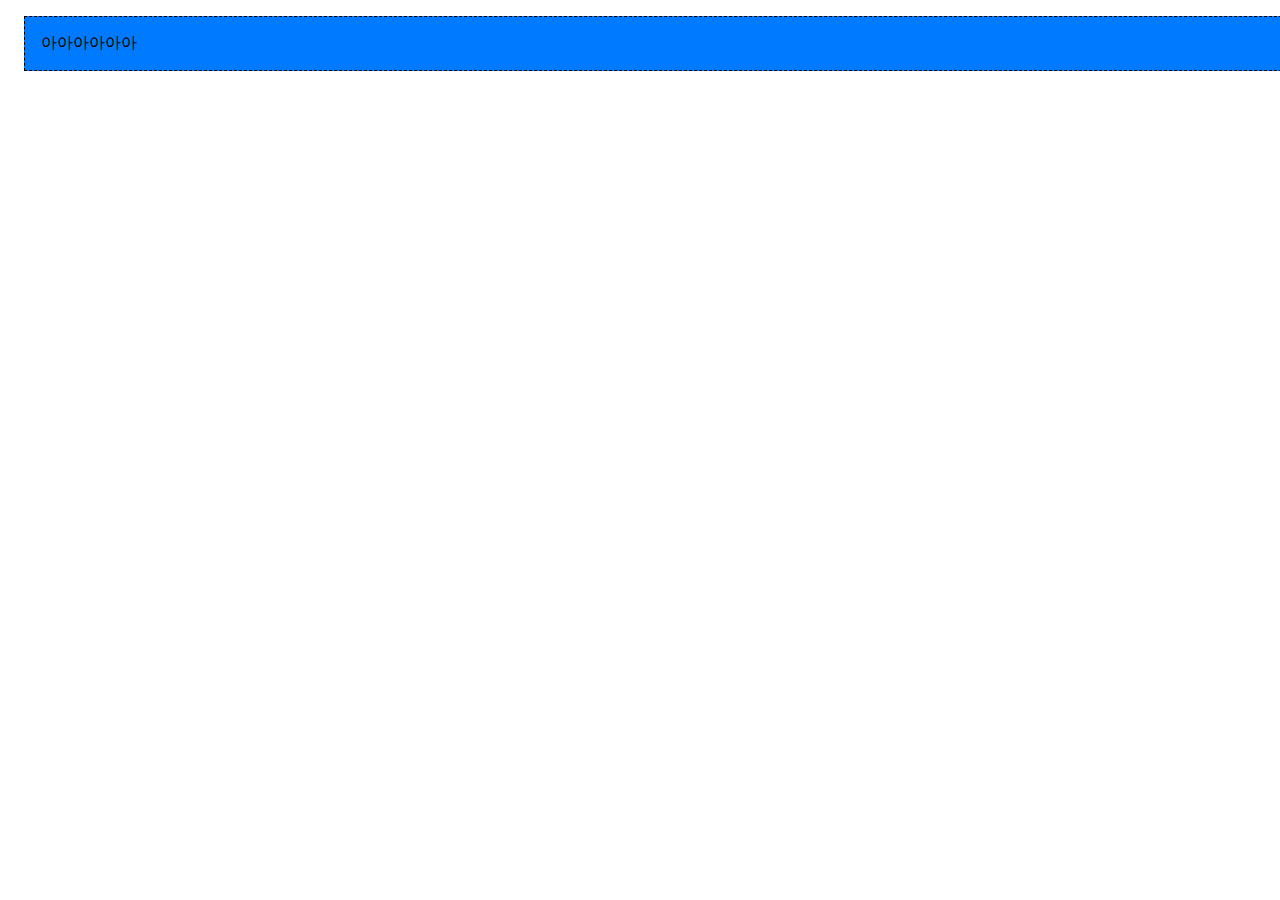
<file: Test.html>
<!DOCTYPE html>
<html lang="en">
<head>
    <meta charset="UTF-8">
    <meta name="viewport" content="width=device-width, initial-scale=1.0">
    <title>Title</title>
    <link rel="stylesheet" href="/sass/qc2020.css">
</head>
<body>
    <div class="qc">아아아아아아</div>
</body>
</html>
</file>
<file: assets/css/noscript.css>
/*
	Forty by HTML5 UP
	html5up.net | @ajlkn
	Free for personal and commercial use under the CCA 3.0 license (html5up.net/license)
*/

/* Banner */

	body.is-preload #banner:after {
		opacity: 0.85;
	}

	body.is-preload #banner > .inner {
		-moz-filter: none;
		-webkit-filter: none;
		-ms-filter: none;
		filter: none;
		-moz-transform: none;
		-webkit-transform: none;
		-ms-transform: none;
		transform: none;
		opacity: 1;
	}
</file>
<file: sass/qc2020.css>
.qc {
  width: 100%;
  margin: 1em 1em 1em 1em;
  border-width: 1px;
  border-style: dashed;
  padding: 1em;
  background: #007bff;
}
/*# sourceMappingURL=qc2020.css.map */
</file>
<file: assets/css/main.css>
@import url(fontawesome-all.min.css);
@import url("https://fonts.googleapis.com/css?family=Source+Sans+Pro:300,300italic,600,600italic");

/*
	Forty by HTML5 UP
	html5up.net | @ajlkn
	Free for personal and commercial use under the CCA 3.0 license (html5up.net/license)
*/

html, body, div, span, applet, object,
iframe, h1, h2, h3, h4, h5, h6, p, blockquote,
pre, a, abbr, acronym, address, big, cite,
code, del, dfn, em, img, ins, kbd, q, s, samp,
small, strike, strong, sub, sup, tt, var, b,
u, i, center, dl, dt, dd, ol, ul, li, fieldset,
form, label, legend, table, caption, tbody,
tfoot, thead, tr, th, td, article, aside,
canvas, details, embed, figure, figcaption,
footer, header, hgroup, menu, nav, output, ruby,
section, summary, time, mark, audio, video {
	margin: 0;
	padding: 0;
	border: 0;
	font-size: 100%;
	font: inherit;
	vertical-align: baseline;}

article, aside, details, figcaption, figure,
footer, header, hgroup, menu, nav, section {
	display: block;}

body {
	line-height: 1;
}

ol, ul {
	list-style: none;
}

blockquote, q {
	quotes: none;
}

	blockquote:before, blockquote:after, q:before, q:after {
		content: '';
		content: none;
	}

table {
	border-collapse: collapse;
	border-spacing: 0;
}

body {
	-webkit-text-size-adjust: none;
}

mark {
	background-color: transparent;
	color: inherit;
}

input::-moz-focus-inner {
	border: 0;
	padding: 0;
}

input, select, textarea {
	-moz-appearance: none;
	-webkit-appearance: none;
	-ms-appearance: none;
	appearance: none;
}

/* Basic */

	@-ms-viewport {
		width: device-width;
	}

	body {
		-ms-overflow-style: scrollbar;
	}

	@media screen and (max-width: 480px) {

		html, body {
			min-width: 320px;
		}

	}

	html {
		box-sizing: border-box;
	}

	*, *:before, *:after {
		box-sizing: inherit;
	}

	body {
		background: #242943;
	}

		body.is-preload *, body.is-preload *:before, body.is-preload *:after {
			-moz-animation: none !important;
			-webkit-animation: none !important;
			-ms-animation: none !important;
			animation: none !important;
			-moz-transition: none !important;
			-webkit-transition: none !important;
			-ms-transition: none !important;
			transition: none !important;
		}

/* Type */

	body, input, select, textarea {
		color: #ffffff;
		font-family: "Source Sans Pro", Helvetica, sans-serif;
		font-size: 17pt;
		font-weight: 300;
		letter-spacing: 0.025em;
		line-height: 1.65;
	}

		@media screen and (max-width: 1680px) {

			body, input, select, textarea {
				font-size: 14pt;
			}

		}

		@media screen and (max-width: 1280px) {

			body, input, select, textarea {
				font-size: 12pt;
			}

		}

		@media screen and (max-width: 360px) {

			body, input, select, textarea {
				font-size: 11pt;
			}

		}

	a {
		-moz-transition: color 0.2s ease-in-out, border-bottom-color 0.2s ease-in-out;
		-webkit-transition: color 0.2s ease-in-out, border-bottom-color 0.2s ease-in-out;
		-ms-transition: color 0.2s ease-in-out, border-bottom-color 0.2s ease-in-out;
		transition: color 0.2s ease-in-out, border-bottom-color 0.2s ease-in-out;
		border-bottom: dotted 1px;
		color: inherit;
		text-decoration: none;
	}

		a:hover {
			border-bottom-color: transparent;
			color: #9bf1ff !important;
		}

		a:active {
			color: #53e3fb !important;
		}

	strong, b {
		color: #ffffff;
		font-weight: 600;
	}

	em, i {
		font-style: italic;
	}

	p {
		margin: 0 0 2em 0;
	}

	h1, h2, h3, h4, h5, h6 {
		color: #ffffff;
		font-weight: 600;
		line-height: 1.65;
		margin: 0 0 1em 0;
	}

		h1 a, h2 a, h3 a, h4 a, h5 a, h6 a {
			color: inherit;
			border-bottom: 0;
		}

	h1 {
		font-size: 2.5em;
	}

	h2 {
		font-size: 1.75em;
	}

	h3 {
		font-size: 1.35em;
	}

	h4 {
		font-size: 1.1em;
	}

	h5 {
		font-size: 0.9em;
	}

	h6 {
		font-size: 0.7em;
	}

	@media screen and (max-width: 736px) {

		h1 {
			font-size: 2em;
		}

		h2 {
			font-size: 1.5em;
		}

		h3 {
			font-size: 1.25em;
		}

	}

	sub {
		font-size: 0.8em;
		position: relative;
		top: 0.5em;
	}

	sup {
		font-size: 0.8em;
		position: relative;
		top: -0.5em;
	}

	blockquote {
		border-left: solid 4px rgba(212, 212, 255, 0.1);
		font-style: italic;
		margin: 0 0 2em 0;
		padding: 0.5em 0 0.5em 2em;
	}

	code {
		background: rgba(212, 212, 255, 0.035);
		font-family: "Courier New", monospace;
		font-size: 0.9em;
		margin: 0 0.25em;
		padding: 0.25em 0.65em;
	}

	pre {
		-webkit-overflow-scrolling: touch;
		font-family: "Courier New", monospace;
		font-size: 0.9em;
		margin: 0 0 2em 0;
	}

		pre code {
			display: block;
			line-height: 1.75;
			padding: 1em 1.5em;
			overflow-x: auto;
		}

	hr {
		border: 0;
		border-bottom: solid 1px rgba(212, 212, 255, 0.1);
		margin: 2em 0;
	}

		hr.major {
			margin: 3em 0;
		}

	.align-left {
		text-align: left;
	}

	.align-center {
		text-align: center;
	}

	.align-right {
		text-align: right;
	}

/* Row */

	.row {
		display: flex;
		flex-wrap: wrap;
		box-sizing: border-box;
		align-items: stretch;
	}

		.row > * {
			box-sizing: border-box;
		}

		.row.gtr-uniform > * > :last-child {
			margin-bottom: 0;
		}

		.row.aln-left {
			justify-content: flex-start;
		}

		.row.aln-center {
			justify-content: center;
		}

		.row.aln-right {
			justify-content: flex-end;
		}

		.row.aln-top {
			align-items: flex-start;
		}

		.row.aln-middle {
			align-items: center;
		}

		.row.aln-bottom {
			align-items: flex-end;
		}

		.row > .imp {
			order: -1;
		}

		.row > .col-1 {
			width: 8.33333%;
		}

		.row > .off-1 {
			margin-left: 8.33333%;
		}

		.row > .col-2 {
			width: 16.66667%;
		}

		.row > .off-2 {
			margin-left: 16.66667%;
		}

		.row > .col-3 {
			width: 25%;
		}

		.row > .off-3 {
			margin-left: 25%;
		}

		.row > .col-4 {
			width: 33.33333%;
		}

		.row > .off-4 {
			margin-left: 33.33333%;
		}

		.row > .col-5 {
			width: 41.66667%;
		}

		.row > .off-5 {
			margin-left: 41.66667%;
		}

		.row > .col-6 {
			width: 50%;
		}

		.row > .off-6 {
			margin-left: 50%;
		}

		.row > .col-7 {
			width: 58.33333%;
		}

		.row > .off-7 {
			margin-left: 58.33333%;
		}

		.row > .col-8 {
			width: 66.66667%;
		}

		.row > .off-8 {
			margin-left: 66.66667%;
		}

		.row > .col-9 {
			width: 75%;
		}

		.row > .off-9 {
			margin-left: 75%;
		}

		.row > .col-10 {
			width: 83.33333%;
		}

		.row > .off-10 {
			margin-left: 83.33333%;
		}

		.row > .col-11 {
			width: 91.66667%;
		}

		.row > .off-11 {
			margin-left: 91.66667%;
		}

		.row > .col-12 {
			width: 100%;
		}

		.row > .off-12 {
			margin-left: 100%;
		}

		.row.gtr-0 {
			margin-top: 0;
			margin-left: 0em;
		}

			.row.gtr-0 > * {
				padding: 0 0 0 0em;
			}

			.row.gtr-0.gtr-uniform {
				margin-top: 0em;
			}

				.row.gtr-0.gtr-uniform > * {
					padding-top: 0em;
				}

		.row.gtr-25 {
			margin-top: 0;
			margin-left: -0.5em;
		}

			.row.gtr-25 > * {
				padding: 0 0 0 0.5em;
			}

			.row.gtr-25.gtr-uniform {
				margin-top: -0.5em;
			}

				.row.gtr-25.gtr-uniform > * {
					padding-top: 0.5em;
				}

		.row.gtr-50 {
			margin-top: 0;
			margin-left: -1em;
		}

			.row.gtr-50 > * {
				padding: 0 0 0 1em;
			}

			.row.gtr-50.gtr-uniform {
				margin-top: -1em;
			}

				.row.gtr-50.gtr-uniform > * {
					padding-top: 1em;
				}

		.row {
			margin-top: 0;
			margin-left: -2em;
		}

			.row > * {
				padding: 0 0 0 2em;
			}

			.row.gtr-uniform {
				margin-top: -2em;
			}

				.row.gtr-uniform > * {
					padding-top: 2em;
				}

		.row.gtr-150 {
			margin-top: 0;
			margin-left: -3em;
		}

			.row.gtr-150 > * {
				padding: 0 0 0 3em;
			}

			.row.gtr-150.gtr-uniform {
				margin-top: -3em;
			}

				.row.gtr-150.gtr-uniform > * {
					padding-top: 3em;
				}

		.row.gtr-200 {
			margin-top: 0;
			margin-left: -4em;
		}

			.row.gtr-200 > * {
				padding: 0 0 0 4em;
			}

			.row.gtr-200.gtr-uniform {
				margin-top: -4em;
			}

				.row.gtr-200.gtr-uniform > * {
					padding-top: 4em;
				}

		@media screen and (max-width: 1680px) {

			.row {
				display: flex;
				flex-wrap: wrap;
				box-sizing: border-box;
				align-items: stretch;
			}

				.row > * {
					box-sizing: border-box;
				}

				.row.gtr-uniform > * > :last-child {
					margin-bottom: 0;
				}

				.row.aln-left {
					justify-content: flex-start;
				}

				.row.aln-center {
					justify-content: center;
				}

				.row.aln-right {
					justify-content: flex-end;
				}

				.row.aln-top {
					align-items: flex-start;
				}

				.row.aln-middle {
					align-items: center;
				}

				.row.aln-bottom {
					align-items: flex-end;
				}

				.row > .imp-xlarge {
					order: -1;
				}

				.row > .col-1-xlarge {
					width: 8.33333%;
				}

				.row > .off-1-xlarge {
					margin-left: 8.33333%;
				}

				.row > .col-2-xlarge {
					width: 16.66667%;
				}

				.row > .off-2-xlarge {
					margin-left: 16.66667%;
				}

				.row > .col-3-xlarge {
					width: 25%;
				}

				.row > .off-3-xlarge {
					margin-left: 25%;
				}

				.row > .col-4-xlarge {
					width: 33.33333%;
				}

				.row > .off-4-xlarge {
					margin-left: 33.33333%;
				}

				.row > .col-5-xlarge {
					width: 41.66667%;
				}

				.row > .off-5-xlarge {
					margin-left: 41.66667%;
				}

				.row > .col-6-xlarge {
					width: 50%;
				}

				.row > .off-6-xlarge {
					margin-left: 50%;
				}

				.row > .col-7-xlarge {
					width: 58.33333%;
				}

				.row > .off-7-xlarge {
					margin-left: 58.33333%;
				}

				.row > .col-8-xlarge {
					width: 66.66667%;
				}

				.row > .off-8-xlarge {
					margin-left: 66.66667%;
				}

				.row > .col-9-xlarge {
					width: 75%;
				}

				.row > .off-9-xlarge {
					margin-left: 75%;
				}

				.row > .col-10-xlarge {
					width: 83.33333%;
				}

				.row > .off-10-xlarge {
					margin-left: 83.33333%;
				}

				.row > .col-11-xlarge {
					width: 91.66667%;
				}

				.row > .off-11-xlarge {
					margin-left: 91.66667%;
				}

				.row > .col-12-xlarge {
					width: 100%;
				}

				.row > .off-12-xlarge {
					margin-left: 100%;
				}

				.row.gtr-0 {
					margin-top: 0;
					margin-left: 0em;
				}

					.row.gtr-0 > * {
						padding: 0 0 0 0em;
					}

					.row.gtr-0.gtr-uniform {
						margin-top: 0em;
					}

						.row.gtr-0.gtr-uniform > * {
							padding-top: 0em;
						}

				.row.gtr-25 {
					margin-top: 0;
					margin-left: -0.5em;
				}

					.row.gtr-25 > * {
						padding: 0 0 0 0.5em;
					}

					.row.gtr-25.gtr-uniform {
						margin-top: -0.5em;
					}

						.row.gtr-25.gtr-uniform > * {
							padding-top: 0.5em;
						}

				.row.gtr-50 {
					margin-top: 0;
					margin-left: -1em;
				}

					.row.gtr-50 > * {
						padding: 0 0 0 1em;
					}

					.row.gtr-50.gtr-uniform {
						margin-top: -1em;
					}

						.row.gtr-50.gtr-uniform > * {
							padding-top: 1em;
						}

				.row {
					margin-top: 0;
					margin-left: -2em;
				}

					.row > * {
						padding: 0 0 0 2em;
					}

					.row.gtr-uniform {
						margin-top: -2em;
					}

						.row.gtr-uniform > * {
							padding-top: 2em;
						}

				.row.gtr-150 {
					margin-top: 0;
					margin-left: -3em;
				}

					.row.gtr-150 > * {
						padding: 0 0 0 3em;
					}

					.row.gtr-150.gtr-uniform {
						margin-top: -3em;
					}

						.row.gtr-150.gtr-uniform > * {
							padding-top: 3em;
						}

				.row.gtr-200 {
					margin-top: 0;
					margin-left: -4em;
				}

					.row.gtr-200 > * {
						padding: 0 0 0 4em;
					}

					.row.gtr-200.gtr-uniform {
						margin-top: -4em;
					}

						.row.gtr-200.gtr-uniform > * {
							padding-top: 4em;
						}

		}

		@media screen and (max-width: 1280px) {

			.row {
				display: flex;
				flex-wrap: wrap;
				box-sizing: border-box;
				align-items: stretch;
			}

				.row > * {
					box-sizing: border-box;
				}

				.row.gtr-uniform > * > :last-child {
					margin-bottom: 0;
				}

				.row.aln-left {
					justify-content: flex-start;
				}

				.row.aln-center {
					justify-content: center;
				}

				.row.aln-right {
					justify-content: flex-end;
				}

				.row.aln-top {
					align-items: flex-start;
				}

				.row.aln-middle {
					align-items: center;
				}

				.row.aln-bottom {
					align-items: flex-end;
				}

				.row > .imp-large {
					order: -1;
				}

				.row > .col-1-large {
					width: 8.33333%;
				}

				.row > .off-1-large {
					margin-left: 8.33333%;
				}

				.row > .col-2-large {
					width: 16.66667%;
				}

				.row > .off-2-large {
					margin-left: 16.66667%;
				}

				.row > .col-3-large {
					width: 25%;
				}

				.row > .off-3-large {
					margin-left: 25%;
				}

				.row > .col-4-large {
					width: 33.33333%;
				}

				.row > .off-4-large {
					margin-left: 33.33333%;
				}

				.row > .col-5-large {
					width: 41.66667%;
				}

				.row > .off-5-large {
					margin-left: 41.66667%;
				}

				.row > .col-6-large {
					width: 50%;
				}

				.row > .off-6-large {
					margin-left: 50%;
				}

				.row > .col-7-large {
					width: 58.33333%;
				}

				.row > .off-7-large {
					margin-left: 58.33333%;
				}

				.row > .col-8-large {
					width: 66.66667%;
				}

				.row > .off-8-large {
					margin-left: 66.66667%;
				}

				.row > .col-9-large {
					width: 75%;
				}

				.row > .off-9-large {
					margin-left: 75%;
				}

				.row > .col-10-large {
					width: 83.33333%;
				}

				.row > .off-10-large {
					margin-left: 83.33333%;
				}

				.row > .col-11-large {
					width: 91.66667%;
				}

				.row > .off-11-large {
					margin-left: 91.66667%;
				}

				.row > .col-12-large {
					width: 100%;
				}

				.row > .off-12-large {
					margin-left: 100%;
				}

				.row.gtr-0 {
					margin-top: 0;
					margin-left: 0em;
				}

					.row.gtr-0 > * {
						padding: 0 0 0 0em;
					}

					.row.gtr-0.gtr-uniform {
						margin-top: 0em;
					}

						.row.gtr-0.gtr-uniform > * {
							padding-top: 0em;
						}

				.row.gtr-25 {
					margin-top: 0;
					margin-left: -0.375em;
				}

					.row.gtr-25 > * {
						padding: 0 0 0 0.375em;
					}

					.row.gtr-25.gtr-uniform {
						margin-top: -0.375em;
					}

						.row.gtr-25.gtr-uniform > * {
							padding-top: 0.375em;
						}

				.row.gtr-50 {
					margin-top: 0;
					margin-left: -0.75em;
				}

					.row.gtr-50 > * {
						padding: 0 0 0 0.75em;
					}

					.row.gtr-50.gtr-uniform {
						margin-top: -0.75em;
					}

						.row.gtr-50.gtr-uniform > * {
							padding-top: 0.75em;
						}

				.row {
					margin-top: 0;
					margin-left: -1.5em;
				}

					.row > * {
						padding: 0 0 0 1.5em;
					}

					.row.gtr-uniform {
						margin-top: -1.5em;
					}

						.row.gtr-uniform > * {
							padding-top: 1.5em;
						}

				.row.gtr-150 {
					margin-top: 0;
					margin-left: -2.25em;
				}

					.row.gtr-150 > * {
						padding: 0 0 0 2.25em;
					}

					.row.gtr-150.gtr-uniform {
						margin-top: -2.25em;
					}

						.row.gtr-150.gtr-uniform > * {
							padding-top: 2.25em;
						}

				.row.gtr-200 {
					margin-top: 0;
					margin-left: -3em;
				}

					.row.gtr-200 > * {
						padding: 0 0 0 3em;
					}

					.row.gtr-200.gtr-uniform {
						margin-top: -3em;
					}

						.row.gtr-200.gtr-uniform > * {
							padding-top: 3em;
						}

		}

		@media screen and (max-width: 980px) {

			.row {
				display: flex;
				flex-wrap: wrap;
				box-sizing: border-box;
				align-items: stretch;
			}

				.row > * {
					box-sizing: border-box;
				}

				.row.gtr-uniform > * > :last-child {
					margin-bottom: 0;
				}

				.row.aln-left {
					justify-content: flex-start;
				}

				.row.aln-center {
					justify-content: center;
				}

				.row.aln-right {
					justify-content: flex-end;
				}

				.row.aln-top {
					align-items: flex-start;
				}

				.row.aln-middle {
					align-items: center;
				}

				.row.aln-bottom {
					align-items: flex-end;
				}

				.row > .imp-medium {
					order: -1;
				}

				.row > .col-1-medium {
					width: 8.33333%;
				}

				.row > .off-1-medium {
					margin-left: 8.33333%;
				}

				.row > .col-2-medium {
					width: 16.66667%;
				}

				.row > .off-2-medium {
					margin-left: 16.66667%;
				}

				.row > .col-3-medium {
					width: 25%;
				}

				.row > .off-3-medium {
					margin-left: 25%;
				}

				.row > .col-4-medium {
					width: 33.33333%;
				}

				.row > .off-4-medium {
					margin-left: 33.33333%;
				}

				.row > .col-5-medium {
					width: 41.66667%;
				}

				.row > .off-5-medium {
					margin-left: 41.66667%;
				}

				.row > .col-6-medium {
					width: 50%;
				}

				.row > .off-6-medium {
					margin-left: 50%;
				}

				.row > .col-7-medium {
					width: 58.33333%;
				}

				.row > .off-7-medium {
					margin-left: 58.33333%;
				}

				.row > .col-8-medium {
					width: 66.66667%;
				}

				.row > .off-8-medium {
					margin-left: 66.66667%;
				}

				.row > .col-9-medium {
					width: 75%;
				}

				.row > .off-9-medium {
					margin-left: 75%;
				}

				.row > .col-10-medium {
					width: 83.33333%;
				}

				.row > .off-10-medium {
					margin-left: 83.33333%;
				}

				.row > .col-11-medium {
					width: 91.66667%;
				}

				.row > .off-11-medium {
					margin-left: 91.66667%;
				}

				.row > .col-12-medium {
					width: 100%;
				}

				.row > .off-12-medium {
					margin-left: 100%;
				}

				.row.gtr-0 {
					margin-top: 0;
					margin-left: 0em;
				}

					.row.gtr-0 > * {
						padding: 0 0 0 0em;
					}

					.row.gtr-0.gtr-uniform {
						margin-top: 0em;
					}

						.row.gtr-0.gtr-uniform > * {
							padding-top: 0em;
						}

				.row.gtr-25 {
					margin-top: 0;
					margin-left: -0.375em;
				}

					.row.gtr-25 > * {
						padding: 0 0 0 0.375em;
					}

					.row.gtr-25.gtr-uniform {
						margin-top: -0.375em;
					}

						.row.gtr-25.gtr-uniform > * {
							padding-top: 0.375em;
						}

				.row.gtr-50 {
					margin-top: 0;
					margin-left: -0.75em;
				}

					.row.gtr-50 > * {
						padding: 0 0 0 0.75em;
					}

					.row.gtr-50.gtr-uniform {
						margin-top: -0.75em;
					}

						.row.gtr-50.gtr-uniform > * {
							padding-top: 0.75em;
						}

				.row {
					margin-top: 0;
					margin-left: -1.5em;
				}

					.row > * {
						padding: 0 0 0 1.5em;
					}

					.row.gtr-uniform {
						margin-top: -1.5em;
					}

						.row.gtr-uniform > * {
							padding-top: 1.5em;
						}

				.row.gtr-150 {
					margin-top: 0;
					margin-left: -2.25em;
				}

					.row.gtr-150 > * {
						padding: 0 0 0 2.25em;
					}

					.row.gtr-150.gtr-uniform {
						margin-top: -2.25em;
					}

						.row.gtr-150.gtr-uniform > * {
							padding-top: 2.25em;
						}

				.row.gtr-200 {
					margin-top: 0;
					margin-left: -3em;
				}

					.row.gtr-200 > * {
						padding: 0 0 0 3em;
					}

					.row.gtr-200.gtr-uniform {
						margin-top: -3em;
					}

						.row.gtr-200.gtr-uniform > * {
							padding-top: 3em;
						}

		}

		@media screen and (max-width: 736px) {

			.row {
				display: flex;
				flex-wrap: wrap;
				box-sizing: border-box;
				align-items: stretch;
			}

				.row > * {
					box-sizing: border-box;
				}

				.row.gtr-uniform > * > :last-child {
					margin-bottom: 0;
				}

				.row.aln-left {
					justify-content: flex-start;
				}

				.row.aln-center {
					justify-content: center;
				}

				.row.aln-right {
					justify-content: flex-end;
				}

				.row.aln-top {
					align-items: flex-start;
				}

				.row.aln-middle {
					align-items: center;
				}

				.row.aln-bottom {
					align-items: flex-end;
				}

				.row > .imp-small {
					order: -1;
				}

				.row > .col-1-small {
					width: 8.33333%;
				}

				.row > .off-1-small {
					margin-left: 8.33333%;
				}

				.row > .col-2-small {
					width: 16.66667%;
				}

				.row > .off-2-small {
					margin-left: 16.66667%;
				}

				.row > .col-3-small {
					width: 25%;
				}

				.row > .off-3-small {
					margin-left: 25%;
				}

				.row > .col-4-small {
					width: 33.33333%;
				}

				.row > .off-4-small {
					margin-left: 33.33333%;
				}

				.row > .col-5-small {
					width: 41.66667%;
				}

				.row > .off-5-small {
					margin-left: 41.66667%;
				}

				.row > .col-6-small {
					width: 50%;
				}

				.row > .off-6-small {
					margin-left: 50%;
				}

				.row > .col-7-small {
					width: 58.33333%;
				}

				.row > .off-7-small {
					margin-left: 58.33333%;
				}

				.row > .col-8-small {
					width: 66.66667%;
				}

				.row > .off-8-small {
					margin-left: 66.66667%;
				}

				.row > .col-9-small {
					width: 75%;
				}

				.row > .off-9-small {
					margin-left: 75%;
				}

				.row > .col-10-small {
					width: 83.33333%;
				}

				.row > .off-10-small {
					margin-left: 83.33333%;
				}

				.row > .col-11-small {
					width: 91.66667%;
				}

				.row > .off-11-small {
					margin-left: 91.66667%;
				}

				.row > .col-12-small {
					width: 100%;
				}

				.row > .off-12-small {
					margin-left: 100%;
				}

				.row.gtr-0 {
					margin-top: 0;
					margin-left: 0em;
				}

					.row.gtr-0 > * {
						padding: 0 0 0 0em;
					}

					.row.gtr-0.gtr-uniform {
						margin-top: 0em;
					}

						.row.gtr-0.gtr-uniform > * {
							padding-top: 0em;
						}

				.row.gtr-25 {
					margin-top: 0;
					margin-left: -0.3125em;
				}

					.row.gtr-25 > * {
						padding: 0 0 0 0.3125em;
					}

					.row.gtr-25.gtr-uniform {
						margin-top: -0.3125em;
					}

						.row.gtr-25.gtr-uniform > * {
							padding-top: 0.3125em;
						}

				.row.gtr-50 {
					margin-top: 0;
					margin-left: -0.625em;
				}

					.row.gtr-50 > * {
						padding: 0 0 0 0.625em;
					}

					.row.gtr-50.gtr-uniform {
						margin-top: -0.625em;
					}

						.row.gtr-50.gtr-uniform > * {
							padding-top: 0.625em;
						}

				.row {
					margin-top: 0;
					margin-left: -1.25em;
				}

					.row > * {
						padding: 0 0 0 1.25em;
					}

					.row.gtr-uniform {
						margin-top: -1.25em;
					}

						.row.gtr-uniform > * {
							padding-top: 1.25em;
						}

				.row.gtr-150 {
					margin-top: 0;
					margin-left: -1.875em;
				}

					.row.gtr-150 > * {
						padding: 0 0 0 1.875em;
					}

					.row.gtr-150.gtr-uniform {
						margin-top: -1.875em;
					}

						.row.gtr-150.gtr-uniform > * {
							padding-top: 1.875em;
						}

				.row.gtr-200 {
					margin-top: 0;
					margin-left: -2.5em;
				}

					.row.gtr-200 > * {
						padding: 0 0 0 2.5em;
					}

					.row.gtr-200.gtr-uniform {
						margin-top: -2.5em;
					}

						.row.gtr-200.gtr-uniform > * {
							padding-top: 2.5em;
						}

		}

		@media screen and (max-width: 480px) {

			.row {
				display: flex;
				flex-wrap: wrap;
				box-sizing: border-box;
				align-items: stretch;
			}

				.row > * {
					box-sizing: border-box;
				}

				.row.gtr-uniform > * > :last-child {
					margin-bottom: 0;
				}

				.row.aln-left {
					justify-content: flex-start;
				}

				.row.aln-center {
					justify-content: center;
				}

				.row.aln-right {
					justify-content: flex-end;
				}

				.row.aln-top {
					align-items: flex-start;
				}

				.row.aln-middle {
					align-items: center;
				}

				.row.aln-bottom {
					align-items: flex-end;
				}

				.row > .imp-xsmall {
					order: -1;
				}

				.row > .col-1-xsmall {
					width: 8.33333%;
				}

				.row > .off-1-xsmall {
					margin-left: 8.33333%;
				}

				.row > .col-2-xsmall {
					width: 16.66667%;
				}

				.row > .off-2-xsmall {
					margin-left: 16.66667%;
				}

				.row > .col-3-xsmall {
					width: 25%;
				}

				.row > .off-3-xsmall {
					margin-left: 25%;
				}

				.row > .col-4-xsmall {
					width: 33.33333%;
				}

				.row > .off-4-xsmall {
					margin-left: 33.33333%;
				}

				.row > .col-5-xsmall {
					width: 41.66667%;
				}

				.row > .off-5-xsmall {
					margin-left: 41.66667%;
				}

				.row > .col-6-xsmall {
					width: 50%;
				}

				.row > .off-6-xsmall {
					margin-left: 50%;
				}

				.row > .col-7-xsmall {
					width: 58.33333%;
				}

				.row > .off-7-xsmall {
					margin-left: 58.33333%;
				}

				.row > .col-8-xsmall {
					width: 66.66667%;
				}

				.row > .off-8-xsmall {
					margin-left: 66.66667%;
				}

				.row > .col-9-xsmall {
					width: 75%;
				}

				.row > .off-9-xsmall {
					margin-left: 75%;
				}

				.row > .col-10-xsmall {
					width: 83.33333%;
				}

				.row > .off-10-xsmall {
					margin-left: 83.33333%;
				}

				.row > .col-11-xsmall {
					width: 91.66667%;
				}

				.row > .off-11-xsmall {
					margin-left: 91.66667%;
				}

				.row > .col-12-xsmall {
					width: 100%;
				}

				.row > .off-12-xsmall {
					margin-left: 100%;
				}

				.row.gtr-0 {
					margin-top: 0;
					margin-left: 0em;
				}

					.row.gtr-0 > * {
						padding: 0 0 0 0em;
					}

					.row.gtr-0.gtr-uniform {
						margin-top: 0em;
					}

						.row.gtr-0.gtr-uniform > * {
							padding-top: 0em;
						}

				.row.gtr-25 {
					margin-top: 0;
					margin-left: -0.3125em;
				}

					.row.gtr-25 > * {
						padding: 0 0 0 0.3125em;
					}

					.row.gtr-25.gtr-uniform {
						margin-top: -0.3125em;
					}

						.row.gtr-25.gtr-uniform > * {
							padding-top: 0.3125em;
						}

				.row.gtr-50 {
					margin-top: 0;
					margin-left: -0.625em;
				}

					.row.gtr-50 > * {
						padding: 0 0 0 0.625em;
					}

					.row.gtr-50.gtr-uniform {
						margin-top: -0.625em;
					}

						.row.gtr-50.gtr-uniform > * {
							padding-top: 0.625em;
						}

				.row {
					margin-top: 0;
					margin-left: -1.25em;
				}

					.row > * {
						padding: 0 0 0 1.25em;
					}

					.row.gtr-uniform {
						margin-top: -1.25em;
					}

						.row.gtr-uniform > * {
							padding-top: 1.25em;
						}

				.row.gtr-150 {
					margin-top: 0;
					margin-left: -1.875em;
				}

					.row.gtr-150 > * {
						padding: 0 0 0 1.875em;
					}

					.row.gtr-150.gtr-uniform {
						margin-top: -1.875em;
					}

						.row.gtr-150.gtr-uniform > * {
							padding-top: 1.875em;
						}

				.row.gtr-200 {
					margin-top: 0;
					margin-left: -2.5em;
				}

					.row.gtr-200 > * {
						padding: 0 0 0 2.5em;
					}

					.row.gtr-200.gtr-uniform {
						margin-top: -2.5em;
					}

						.row.gtr-200.gtr-uniform > * {
							padding-top: 2.5em;
						}

		}

/* Section/Article */

	section.special, article.special {
		text-align: center;
	}

	header.major {
		width: -moz-max-content;
		width: -webkit-max-content;
		width: -ms-max-content;
		width: max-content;
		margin-bottom: 2em;
	}

		header.major > :first-child {
			margin-bottom: 0;
			width: calc(100% + 0.5em);
		}

			header.major > :first-child:after {
				content: '';
				background-color: #ffffff;
				display: block;
				height: 2px;
				margin: 0.325em 0 0.5em 0;
				width: 100%;
			}

		header.major > p {
			font-size: 0.7em;
			font-weight: 600;
			letter-spacing: 0.25em;
			margin-bottom: 0;
			text-transform: uppercase;
		}

		body.is-ie header.major > :first-child:after {
			max-width: 9em;
		}

		body.is-ie header.major > h1:after {
			max-width: 100% !important;
		}

	@media screen and (max-width: 736px) {

		header.major > p br {
			display: none;
		}

	}

/* Form */

	form {
		margin: 0 0 2em 0;
	}

		form > :last-child {
			margin-bottom: 0;
		}

		form > .fields {
			display: -moz-flex;
			display: -webkit-flex;
			display: -ms-flex;
			display: flex;
			-moz-flex-wrap: wrap;
			-webkit-flex-wrap: wrap;
			-ms-flex-wrap: wrap;
			flex-wrap: wrap;
			width: calc(100% + 3em);
			margin: -1.5em 0 2em -1.5em;
		}

			form > .fields > .field {
				-moz-flex-grow: 0;
				-webkit-flex-grow: 0;
				-ms-flex-grow: 0;
				flex-grow: 0;
				-moz-flex-shrink: 0;
				-webkit-flex-shrink: 0;
				-ms-flex-shrink: 0;
				flex-shrink: 0;
				padding: 1.5em 0 0 1.5em;
				width: calc(100% - 1.5em);
			}

				form > .fields > .field.half {
					width: calc(50% - 0.75em);
				}

				form > .fields > .field.third {
					width: calc(100%/3 - 0.5em);
				}

				form > .fields > .field.quarter {
					width: calc(25% - 0.375em);
				}

		@media screen and (max-width: 480px) {

			form > .fields {
				width: calc(100% + 3em);
				margin: -1.5em 0 2em -1.5em;
			}

				form > .fields > .field {
					padding: 1.5em 0 0 1.5em;
					width: calc(100% - 1.5em);
				}

					form > .fields > .field.half {
						width: calc(100% - 1.5em);
					}

					form > .fields > .field.third {
						width: calc(100% - 1.5em);
					}

					form > .fields > .field.quarter {
						width: calc(100% - 1.5em);
					}

		}

	label {
		color: #ffffff;
		display: block;
		font-size: 0.8em;
		font-weight: 600;
		letter-spacing: 0.25em;
		margin: 0 0 1em 0;
		text-transform: uppercase;
	}

	input[type="text"],
	input[type="password"],
	input[type="email"],
	input[type="tel"],
	input[type="search"],
	input[type="url"],
	select,
	textarea {
		-moz-appearance: none;
		-webkit-appearance: none;
		-ms-appearance: none;
		appearance: none;
		background: rgba(212, 212, 255, 0.035);
		border: none;
		border-radius: 0;
		color: inherit;
		display: block;
		outline: 0;
		padding: 0 1em;
		text-decoration: none;
		width: 100%;
	}

		input[type="text"]:invalid,
		input[type="password"]:invalid,
		input[type="email"]:invalid,
		input[type="tel"]:invalid,
		input[type="search"]:invalid,
		input[type="url"]:invalid,
		select:invalid,
		textarea:invalid {
			box-shadow: none;
		}

		input[type="text"]:focus,
		input[type="password"]:focus,
		input[type="email"]:focus,
		input[type="tel"]:focus,
		input[type="search"]:focus,
		input[type="url"]:focus,
		select:focus,
		textarea:focus {
			border-color: #9bf1ff;
			box-shadow: 0 0 0 2px #9bf1ff;
		}

	select {
		background-image: url("data:image/svg+xml;charset=utf8,%3Csvg xmlns='http://www.w3.org/2000/svg' width='40' height='40' preserveAspectRatio='none' viewBox='0 0 40 40'%3E%3Cpath d='M9.4,12.3l10.4,10.4l10.4-10.4c0.2-0.2,0.5-0.4,0.9-0.4c0.3,0,0.6,0.1,0.9,0.4l3.3,3.3c0.2,0.2,0.4,0.5,0.4,0.9 c0,0.4-0.1,0.6-0.4,0.9L20.7,31.9c-0.2,0.2-0.5,0.4-0.9,0.4c-0.3,0-0.6-0.1-0.9-0.4L4.3,17.3c-0.2-0.2-0.4-0.5-0.4-0.9 c0-0.4,0.1-0.6,0.4-0.9l3.3-3.3c0.2-0.2,0.5-0.4,0.9-0.4S9.1,12.1,9.4,12.3z' fill='rgba(212, 212, 255, 0.1)' /%3E%3C/svg%3E");
		background-size: 1.25rem;
		background-repeat: no-repeat;
		background-position: calc(100% - 1rem) center;
		height: 2.75em;
		padding-right: 2.75em;
		text-overflow: ellipsis;
	}

		select option {
			color: #ffffff;
			background: #242943;
		}

		select:focus::-ms-value {
			background-color: transparent;
		}

		select::-ms-expand {
			display: none;
		}

	input[type="text"],
	input[type="password"],
	input[type="email"],
	input[type="tel"],
	input[type="search"],
	input[type="url"],
	select {
		height: 2.75em;
	}

	textarea {
		padding: 0.75em 1em;
	}

	input[type="checkbox"],
	input[type="radio"] {
		-moz-appearance: none;
		-webkit-appearance: none;
		-ms-appearance: none;
		appearance: none;
		display: block;
		float: left;
		margin-right: -2em;
		opacity: 0;
		width: 1em;
		z-index: -1;
	}

		input[type="checkbox"] + label,
		input[type="radio"] + label {
			text-decoration: none;
			color: #ffffff;
			cursor: pointer;
			display: inline-block;
			font-weight: 300;
			padding-left: 2.65em;
			padding-right: 0.75em;
			position: relative;
		}

			input[type="checkbox"] + label:before,
			input[type="radio"] + label:before {
				-moz-osx-font-smoothing: grayscale;
				-webkit-font-smoothing: antialiased;
				display: inline-block;
				font-style: normal;
				font-variant: normal;
				text-rendering: auto;
				line-height: 1;
				text-transform: none !important;
				font-family: 'Font Awesome 5 Free';
				font-weight: 900;
			}

			input[type="checkbox"] + label:before,
			input[type="radio"] + label:before {
				background: rgba(212, 212, 255, 0.035);
				content: '';
				display: inline-block;
				font-size: 0.8em;
				height: 2.0625em;
				left: 0;
				letter-spacing: 0;
				line-height: 2.0625em;
				position: absolute;
				text-align: center;
				top: 0;
				width: 2.0625em;
			}

		input[type="checkbox"]:checked + label:before,
		input[type="radio"]:checked + label:before {
			background: #ffffff;
			border-color: #9bf1ff;
			content: '\f00c';
			color: #242943;
		}

		input[type="checkbox"]:focus + label:before,
		input[type="radio"]:focus + label:before {
			box-shadow: 0 0 0 2px #9bf1ff;
		}

	input[type="radio"] + label:before {
		border-radius: 100%;
	}

	::-webkit-input-placeholder {
		color: rgba(244, 244, 255, 0.2) !important;
		opacity: 1.0;
	}

	:-moz-placeholder {
		color: rgba(244, 244, 255, 0.2) !important;
		opacity: 1.0;
	}

	::-moz-placeholder {
		color: rgba(244, 244, 255, 0.2) !important;
		opacity: 1.0;
	}

	:-ms-input-placeholder {
		color: rgba(244, 244, 255, 0.2) !important;
		opacity: 1.0;
	}

/* Box */

	.box {
		border: solid 1px rgba(212, 212, 255, 0.1);
		margin-bottom: 2em;
		padding: 1.5em;
	}

		.box > :last-child,
		.box > :last-child > :last-child,
		.box > :last-child > :last-child > :last-child {
			margin-bottom: 0;
		}

		.box.alt {
			border: 0;
			border-radius: 0;
			padding: 0;
		}

/* Icon */

	.icon {
		text-decoration: none;
		border-bottom: none;
		position: relative;
	}

		.icon:before {
			-moz-osx-font-smoothing: grayscale;
			-webkit-font-smoothing: antialiased;
			display: inline-block;
			font-style: normal;
			font-variant: normal;
			text-rendering: auto;
			line-height: 1;
			text-transform: none !important;
			font-family: 'Font Awesome 5 Free';
			font-weight: 400;
		}

		.icon > .label {
			display: none;
		}

		.icon:before {
			line-height: inherit;
		}

		.icon.solid:before {
			font-weight: 900;
		}

		.icon.brands:before {
			font-family: 'Font Awesome 5 Brands';
		}

		.icon.alt:before {
			background-color: #ffffff;
			border-radius: 100%;
			color: #242943;
			display: inline-block;
			height: 2em;
			line-height: 2em;
			text-align: center;
			width: 2em;
		}

	a.icon.alt:before {
		-moz-transition: background-color 0.2s ease-in-out;
		-webkit-transition: background-color 0.2s ease-in-out;
		-ms-transition: background-color 0.2s ease-in-out;
		transition: background-color 0.2s ease-in-out;
	}

	a.icon.alt:hover:before {
		background-color: #6fc3df;
	}

	a.icon.alt:active:before {
		background-color: #37a6cb;
	}

/* Image */

	.image {
		border: 0;
		display: inline-block;
		position: relative;
	}

		.image img {
			display: block;
		}

		.image.left, .image.right {
			max-width: 30%;
		}

			.image.left img, .image.right img {
				width: 100%;
			}

		.image.left {
			float: left;
			margin: 0 1.5em 1.25em 0;
			top: 0.25em;
		}

		.image.right {
			float: right;
			margin: 0 0 1.25em 1.5em;
			top: 0.25em;
		}

		.image.fit {
			display: block;
			margin: 0 0 2em 0;
			width: 100%;
		}

			.image.fit img {
				width: 100%;
			}

		.image.main {
			display: block;
			margin: 2.5em 0;
			width: 100%;
		}

			.image.main img {
				width: 100%;
			}

			@media screen and (max-width: 736px) {

				.image.main {
					margin: 1.5em 0;
				}

			}

/* List */

	ol {
		list-style: decimal;
		margin: 0 0 2em 0;
		padding-left: 1.25em;
	}

		ol li {
			padding-left: 0.25em;
		}

	ul {
		list-style: disc;
		margin: 0 0 2em 0;
		padding-left: 1em;
	}

		ul li {
			padding-left: 0.5em;
		}

		ul.alt {
			list-style: none;
			padding-left: 0;
		}

			ul.alt li {
				border-top: solid 1px rgba(212, 212, 255, 0.1);
				padding: 0.5em 0;
			}

				ul.alt li:first-child {
					border-top: 0;
					padding-top: 0;
				}

	dl {
		margin: 0 0 2em 0;
	}

		dl dt {
			display: block;
			font-weight: 600;
			margin: 0 0 1em 0;
		}

		dl dd {
			margin-left: 2em;
		}

/* Actions */

	ul.actions {
		display: -moz-flex;
		display: -webkit-flex;
		display: -ms-flex;
		display: flex;
		cursor: default;
		list-style: none;
		margin-left: -1em;
		padding-left: 0;
	}

		ul.actions li {
			padding: 0 0 0 1em;
			vertical-align: middle;
		}

		ul.actions.special {
			-moz-justify-content: center;
			-webkit-justify-content: center;
			-ms-justify-content: center;
			justify-content: center;
			width: 100%;
			margin-left: 0;
		}

			ul.actions.special li:first-child {
				padding-left: 0;
			}

		ul.actions.stacked {
			-moz-flex-direction: column;
			-webkit-flex-direction: column;
			-ms-flex-direction: column;
			flex-direction: column;
			margin-left: 0;
		}

			ul.actions.stacked li {
				padding: 1.3em 0 0 0;
			}

				ul.actions.stacked li:first-child {
					padding-top: 0;
				}

		ul.actions.fit {
			width: calc(100% + 1em);
		}

			ul.actions.fit li {
				-moz-flex-grow: 1;
				-webkit-flex-grow: 1;
				-ms-flex-grow: 1;
				flex-grow: 1;
				-moz-flex-shrink: 1;
				-webkit-flex-shrink: 1;
				-ms-flex-shrink: 1;
				flex-shrink: 1;
				width: 100%;
			}

				ul.actions.fit li > * {
					width: 100%;
				}

			ul.actions.fit.stacked {
				width: 100%;
			}

/* Icons */

	ul.icons {
		cursor: default;
		list-style: none;
		padding-left: 0;
	}

		ul.icons li {
			display: inline-block;
			padding: 0 1em 0 0;
		}

			ul.icons li:last-child {
				padding-right: 0;
			}

		@media screen and (max-width: 736px) {

			ul.icons li {
				padding: 0 0.75em 0 0;
			}

		}

/* Pagination */

	ul.pagination {
		cursor: default;
		list-style: none;
		padding-left: 0;
	}

		ul.pagination li {
			display: inline-block;
			padding-left: 0;
			vertical-align: middle;
		}

			ul.pagination li > .page {
				-moz-transition: background-color 0.2s ease-in-out, color 0.2s ease-in-out;
				-webkit-transition: background-color 0.2s ease-in-out, color 0.2s ease-in-out;
				-ms-transition: background-color 0.2s ease-in-out, color 0.2s ease-in-out;
				transition: background-color 0.2s ease-in-out, color 0.2s ease-in-out;
				border-bottom: 0;
				display: inline-block;
				font-size: 0.8em;
				font-weight: 600;
				height: 1.5em;
				line-height: 1.5em;
				margin: 0 0.125em;
				min-width: 1.5em;
				padding: 0 0.5em;
				text-align: center;
			}

				ul.pagination li > .page.active {
					background-color: #ffffff;
					color: #242943;
				}

					ul.pagination li > .page.active:hover {
						background-color: #9bf1ff;
						color: #242943 !important;
					}

					ul.pagination li > .page.active:active {
						background-color: #53e3fb;
					}

			ul.pagination li:first-child {
				padding-right: 0.75em;
			}

			ul.pagination li:last-child {
				padding-left: 0.75em;
			}

		@media screen and (max-width: 480px) {

			ul.pagination li:nth-child(n+2):nth-last-child(n+2) {
				display: none;
			}

			ul.pagination li:first-child {
				padding-right: 0;
			}

		}

/* Table */

	.table-wrapper {
		-webkit-overflow-scrolling: touch;
		overflow-x: auto;
	}

	table {
		margin: 0 0 2em 0;
		width: 100%;
	}

		table tbody tr {
			border: solid 1px rgba(212, 212, 255, 0.1);
			border-left: 0;
			border-right: 0;
		}

			table tbody tr:nth-child(2n + 1) {
				background-color: rgba(212, 212, 255, 0.035);
			}

		table td {
			padding: 0.75em 0.75em;
		}

		table th {
			color: #ffffff;
			font-size: 0.9em;
			font-weight: 600;
			padding: 0 0.75em 0.75em 0.75em;
			text-align: left;
		}

		table thead {
			border-bottom: solid 2px rgba(212, 212, 255, 0.1);
		}

		table tfoot {
			border-top: solid 2px rgba(212, 212, 255, 0.1);
		}

		table.alt {
			border-collapse: separate;
		}

			table.alt tbody tr td {
				border: solid 1px rgba(212, 212, 255, 0.1);
				border-left-width: 0;
				border-top-width: 0;
			}

				table.alt tbody tr td:first-child {
					border-left-width: 1px;
				}

			table.alt tbody tr:first-child td {
				border-top-width: 1px;
			}

			table.alt thead {
				border-bottom: 0;
			}

			table.alt tfoot {
				border-top: 0;
			}

/* Button */

	input[type="submit"],
	input[type="reset"],
	input[type="button"],
	button,
	.button {
		-moz-appearance: none;
		-webkit-appearance: none;
		-ms-appearance: none;
		appearance: none;
		-moz-transition: background-color 0.2s ease-in-out, box-shadow 0.2s ease-in-out, color 0.2s ease-in-out;
		-webkit-transition: background-color 0.2s ease-in-out, box-shadow 0.2s ease-in-out, color 0.2s ease-in-out;
		-ms-transition: background-color 0.2s ease-in-out, box-shadow 0.2s ease-in-out, color 0.2s ease-in-out;
		transition: background-color 0.2s ease-in-out, box-shadow 0.2s ease-in-out, color 0.2s ease-in-out;
		background-color: transparent;
		border: 0;
		border-radius: 0;
		box-shadow: inset 0 0 0 2px #ffffff;
		color: #ffffff;
		cursor: pointer;
		display: inline-block;
		font-size: 0.8em;
		font-weight: 600;
		height: 3.5em;
		letter-spacing: 0.25em;
		line-height: 3.5em;
		padding: 0 1.75em;
		text-align: center;
		text-decoration: none;
		text-transform: uppercase;
		white-space: nowrap;
	}

		input[type="submit"]:hover, input[type="submit"]:active,
		input[type="reset"]:hover,
		input[type="reset"]:active,
		input[type="button"]:hover,
		input[type="button"]:active,
		button:hover,
		button:active,
		.button:hover,
		.button:active {
			box-shadow: inset 0 0 0 2px #9bf1ff;
			color: #9bf1ff;
		}

		input[type="submit"]:active,
		input[type="reset"]:active,
		input[type="button"]:active,
		button:active,
		.button:active {
			background-color: rgba(155, 241, 255, 0.1);
			box-shadow: inset 0 0 0 2px #53e3fb;
			color: #53e3fb;
		}

		input[type="submit"].icon:before,
		input[type="reset"].icon:before,
		input[type="button"].icon:before,
		button.icon:before,
		.button.icon:before {
			margin-right: 0.5em;
		}

		input[type="submit"].fit,
		input[type="reset"].fit,
		input[type="button"].fit,
		button.fit,
		.button.fit {
			width: 100%;
		}

		input[type="submit"].small,
		input[type="reset"].small,
		input[type="button"].small,
		button.small,
		.button.small {
			font-size: 0.6em;
		}

		input[type="submit"].large,
		input[type="reset"].large,
		input[type="button"].large,
		button.large,
		.button.large {
			font-size: 1.25em;
			height: 3em;
			line-height: 3em;
		}

		input[type="submit"].next,
		input[type="reset"].next,
		input[type="button"].next,
		button.next,
		.button.next {
			padding-right: 4.5em;
			position: relative;
		}

			input[type="submit"].next:before, input[type="submit"].next:after,
			input[type="reset"].next:before,
			input[type="reset"].next:after,
			input[type="button"].next:before,
			input[type="button"].next:after,
			button.next:before,
			button.next:after,
			.button.next:before,
			.button.next:after {
				-moz-transition: opacity 0.2s ease-in-out;
				-webkit-transition: opacity 0.2s ease-in-out;
				-ms-transition: opacity 0.2s ease-in-out;
				transition: opacity 0.2s ease-in-out;
				background-position: center right;
				background-repeat: no-repeat;
				background-size: 36px 24px;
				content: '';
				display: block;
				height: 100%;
				position: absolute;
				right: 1.5em;
				top: 0;
				vertical-align: middle;
				width: 36px;
			}

			input[type="submit"].next:before,
			input[type="reset"].next:before,
			input[type="button"].next:before,
			button.next:before,
			.button.next:before {
				background-image: url("data:image/svg+xml;charset=utf8,%3Csvg xmlns='http://www.w3.org/2000/svg' xmlns:xlink='http://www.w3.org/1999/xlink' width='36px' height='24px' viewBox='0 0 36 24' zoomAndPan='disable'%3E%3Cstyle%3Eline %7B stroke: %23ffffff%3B stroke-width: 2px%3B %7D%3C/style%3E%3Cline x1='0' y1='12' x2='34' y2='12' /%3E%3Cline x1='25' y1='4' x2='34' y2='12.5' /%3E%3Cline x1='25' y1='20' x2='34' y2='11.5' /%3E%3C/svg%3E");
			}

			input[type="submit"].next:after,
			input[type="reset"].next:after,
			input[type="button"].next:after,
			button.next:after,
			.button.next:after {
				background-image: url("data:image/svg+xml;charset=utf8,%3Csvg xmlns='http://www.w3.org/2000/svg' xmlns:xlink='http://www.w3.org/1999/xlink' width='36px' height='24px' viewBox='0 0 36 24' zoomAndPan='disable'%3E%3Cstyle%3Eline %7B stroke: %239bf1ff%3B stroke-width: 2px%3B %7D%3C/style%3E%3Cline x1='0' y1='12' x2='34' y2='12' /%3E%3Cline x1='25' y1='4' x2='34' y2='12.5' /%3E%3Cline x1='25' y1='20' x2='34' y2='11.5' /%3E%3C/svg%3E");
				opacity: 0;
				z-index: 1;
			}

			input[type="submit"].next:hover:after, input[type="submit"].next:active:after,
			input[type="reset"].next:hover:after,
			input[type="reset"].next:active:after,
			input[type="button"].next:hover:after,
			input[type="button"].next:active:after,
			button.next:hover:after,
			button.next:active:after,
			.button.next:hover:after,
			.button.next:active:after {
				opacity: 1;
			}

			@media screen and (max-width: 1280px) {

				input[type="submit"].next,
				input[type="reset"].next,
				input[type="button"].next,
				button.next,
				.button.next {
					padding-right: 5em;
				}

			}

		input[type="submit"].primary,
		input[type="reset"].primary,
		input[type="button"].primary,
		button.primary,
		.button.primary {
			background-color: #ffffff;
			box-shadow: none;
			color: #242943;
		}

			input[type="submit"].primary:hover, input[type="submit"].primary:active,
			input[type="reset"].primary:hover,
			input[type="reset"].primary:active,
			input[type="button"].primary:hover,
			input[type="button"].primary:active,
			button.primary:hover,
			button.primary:active,
			.button.primary:hover,
			.button.primary:active {
				background-color: #9bf1ff;
				color: #242943 !important;
			}

			input[type="submit"].primary:active,
			input[type="reset"].primary:active,
			input[type="button"].primary:active,
			button.primary:active,
			.button.primary:active {
				background-color: #53e3fb;
			}

		input[type="submit"].disabled, input[type="submit"]:disabled,
		input[type="reset"].disabled,
		input[type="reset"]:disabled,
		input[type="button"].disabled,
		input[type="button"]:disabled,
		button.disabled,
		button:disabled,
		.button.disabled,
		.button:disabled {
			pointer-events: none;
			cursor: default;
			opacity: 0.25;
		}

/* Tiles */

	.tiles {
		display: -moz-flex;
		display: -webkit-flex;
		display: -ms-flex;
		display: flex;
		-moz-flex-wrap: wrap;
		-webkit-flex-wrap: wrap;
		-ms-flex-wrap: wrap;
		flex-wrap: wrap;
		border-top: 0 !important;
	}

		.tiles + * {
			border-top: 0 !important;
		}

		.tiles article {
			-moz-align-items: center;
			-webkit-align-items: center;
			-ms-align-items: center;
			align-items: center;
			display: -moz-flex;
			display: -webkit-flex;
			display: -ms-flex;
			display: flex;
			-moz-transition: -moz-transform 0.25s ease, opacity 0.25s ease, -moz-filter 1s ease, -webkit-filter 1s ease;
			-webkit-transition: -webkit-transform 0.25s ease, opacity 0.25s ease, -webkit-filter 1s ease, -webkit-filter 1s ease;
			-ms-transition: -ms-transform 0.25s ease, opacity 0.25s ease, -ms-filter 1s ease, -webkit-filter 1s ease;
			transition: transform 0.25s ease, opacity 0.25s ease, filter 1s ease, -webkit-filter 1s ease;
			padding: 4em 4em 2em 4em ;
			background-position: center;
			background-repeat: no-repeat;
			background-size: cover;
			cursor: default;
			height: 40vh;
			max-height: 40em;
			min-height: 23em;
			overflow: hidden;
			position: relative;
			width: 40%;
		}

			.tiles article .image {
				display: none;
			}

			.tiles article header {
				position: relative;
				z-index: 3;
			}

			.tiles article h3 {
				font-size: 1.75em;
			}

				.tiles article h3 a:hover {
					color: inherit !important;
				}

			.tiles article .link.primary {
				border: 0;
				height: 100%;
				left: 0;
				position: absolute;
				top: 0;
				width: 100%;
				z-index: 4;
			}

			.tiles article:before {
				-moz-transition: opacity 0.5s ease;
				-webkit-transition: opacity 0.5s ease;
				-ms-transition: opacity 0.5s ease;
				transition: opacity 0.5s ease;
				bottom: 0;
				content: '';
				display: block;
				height: 100%;
				left: 0;
				opacity: 0.85;
				position: absolute;
				width: 100%;
				z-index: 2;
			}

			.tiles article:after {
				background-color: rgba(36, 41, 67, 0.25);
				content: '';
				display: block;
				height: 100%;
				left: 0;
				position: absolute;
				top: 0;
				width: 100%;
				z-index: 1;
			}

			.tiles article:hover:before {
				opacity: 0;
			}

			.tiles article.is-transitioning {
				-moz-transform: scale(0.95);
				-webkit-transform: scale(0.95);
				-ms-transform: scale(0.95);
				transform: scale(0.95);
				-moz-filter: blur(0.5em);
				-webkit-filter: blur(0.5em);
				-ms-filter: blur(0.5em);
				filter: blur(0.5em);
				opacity: 0;
			}

			.tiles article:nth-child(4n - 1), .tiles article:nth-child(4n - 2) {
				width: 60%;
			}

			.tiles article:nth-child(6n - 5):before {
				background-color: #6fc3df;
			}

			.tiles article:nth-child(6n - 4):before {
				background-color: #8d82c4;
			}

			.tiles article:nth-child(6n - 3):before {
				background-color: #ec8d81;
			}

			.tiles article:nth-child(6n - 2):before {
				background-color: #e7b788;
			}

			.tiles article:nth-child(6n - 1):before {
				background-color: #8ea9e8;
			}

			.tiles article:nth-child(6n):before {
				background-color: #87c5a4;
			}

		@media screen and (max-width: 1280px) {

			.tiles article {
				padding: 4em 3em 2em 3em ;
				height: 30vh;
				max-height: 30em;
				min-height: 20em;
			}

		}

		@media screen and (max-width: 980px) {

			.tiles article {
				width: 50% !important;
			}

		}

		@media screen and (max-width: 736px) {

			.tiles article {
				padding: 3em 1.5em 1em 1.5em ;
				height: 16em;
				max-height: none;
				min-height: 0;
			}

				.tiles article h3 {
					font-size: 1.5em;
				}

		}

		@media screen and (max-width: 480px) {

			.tiles {
				display: block;
			}

				.tiles article {
					height: 20em;
					width: 100% !important;
				}

		}

/* Contact Method */

	.contact-method {
		margin: 0 0 2em 0;
		padding-left: 3.25em;
		position: relative;
	}

		.contact-method .icon {
			left: 0;
			position: absolute;
			top: 0;
		}

		.contact-method h3 {
			margin: 0 0 0.5em 0;
		}

/* Spotlights */

	.spotlights {
		border-top: 0 !important;
	}

		.spotlights + * {
			border-top: 0 !important;
		}

		.spotlights > section {
			display: -moz-flex;
			display: -webkit-flex;
			display: -ms-flex;
			display: flex;
			-moz-flex-direction: row;
			-webkit-flex-direction: row;
			-ms-flex-direction: row;
			flex-direction: row;
			background-color: #2e3450;
		}

			.spotlights > section > .image {
				background-position: center center;
				background-size: cover;
				border-radius: 0;
				display: block;
				position: relative;
				width: 30%;
			}

				.spotlights > section > .image img {
					border-radius: 0;
					display: block;
					width: 100%;
				}

				.spotlights > section > .image:before {
					background: rgba(36, 41, 67, 0.9);
					content: '';
					display: block;
					height: 100%;
					left: 0;
					opacity: 0;
					position: absolute;
					top: 0;
					width: 100%;
				}

			.spotlights > section > .content {
				display: -moz-flex;
				display: -webkit-flex;
				display: -ms-flex;
				display: flex;
				-moz-flex-direction: column;
				-webkit-flex-direction: column;
				-ms-flex-direction: column;
				flex-direction: column;
				-moz-justify-content: center;
				-webkit-justify-content: center;
				-ms-justify-content: center;
				justify-content: center;
				-moz-align-items: center;
				-webkit-align-items: center;
				-ms-align-items: center;
				align-items: center;
				padding: 2em 3em 0.1em 3em ;
				width: 70%;
			}

				.spotlights > section > .content > .inner {
					margin: 0 auto;
					max-width: 100%;
					width: 65em;
				}

			.spotlights > section:nth-child(2n) {
				-moz-flex-direction: row-reverse;
				-webkit-flex-direction: row-reverse;
				-ms-flex-direction: row-reverse;
				flex-direction: row-reverse;
				background-color: #333856;
			}

				.spotlights > section:nth-child(2n) > .content {
					-moz-align-items: -moz-flex-end;
					-webkit-align-items: -webkit-flex-end;
					-ms-align-items: -ms-flex-end;
					align-items: flex-end;
				}

		@media screen and (max-width: 1680px) {

			.spotlights > section > .image {
				width: 40%;
			}

			.spotlights > section > .content {
				width: 60%;
			}

		}

		@media screen and (max-width: 1280px) {

			.spotlights > section > .image {
				width: 45%;
			}

			.spotlights > section > .content {
				width: 55%;
			}

		}

		@media screen and (max-width: 980px) {

			.spotlights > section {
				display: block;
			}

				.spotlights > section > .image {
					width: 100%;
				}

				.spotlights > section > .content {
					padding: 4em 3em 2em 3em ;
					width: 100%;
				}

		}

		@media screen and (max-width: 736px) {

			.spotlights > section > .content {
				padding: 3em 1.5em 1em 1.5em ;
			}

		}

/* Header */

	@-moz-keyframes reveal-header {
		0% {
			top: -4em;
			opacity: 0;
		}

		100% {
			top: 0;
			opacity: 1;
		}
	}

	@-webkit-keyframes reveal-header {
		0% {
			top: -4em;
			opacity: 0;
		}

		100% {
			top: 0;
			opacity: 1;
		}
	}

	@-ms-keyframes reveal-header {
		0% {
			top: -4em;
			opacity: 0;
		}

		100% {
			top: 0;
			opacity: 1;
		}
	}

	@keyframes reveal-header {
		0% {
			top: -4em;
			opacity: 0;
		}

		100% {
			top: 0;
			opacity: 1;
		}
	}

	#header {
		display: -moz-flex;
		display: -webkit-flex;
		display: -ms-flex;
		display: flex;
		background-color: #2a2f4a;
		box-shadow: 0 0 0.25em 0 rgba(0, 0, 0, 0.15);
		cursor: default;
		font-weight: 600;
		height: 3.25em;
		left: 0;
		letter-spacing: 0.25em;
		line-height: 3.25em;
		margin: 0;
		position: fixed;
		text-transform: uppercase;
		top: 0;
		width: 100%;
		z-index: 10000;
	}

		#header .logo {
			border: 0;
			display: inline-block;
			font-size: 0.8em;
			height: inherit;
			line-height: inherit;
			padding: 0 1.5em;
		}

			#header .logo strong {
				-moz-transition: background-color 0.2s ease-in-out, color 0.2s ease-in-out;
				-webkit-transition: background-color 0.2s ease-in-out, color 0.2s ease-in-out;
				-ms-transition: background-color 0.2s ease-in-out, color 0.2s ease-in-out;
				transition: background-color 0.2s ease-in-out, color 0.2s ease-in-out;
				background-color: #ffffff;
				color: #242943;
				display: inline-block;
				line-height: 1.65em;
				margin-right: 0.325em;
				padding: 0 0.125em 0 0.375em;
			}

			#header .logo:hover strong {
				background-color: #9bf1ff;
			}

			#header .logo:active strong {
				background-color: #53e3fb;
			}

		#header nav {
			display: -moz-flex;
			display: -webkit-flex;
			display: -ms-flex;
			display: flex;
			-moz-justify-content: -moz-flex-end;
			-webkit-justify-content: -webkit-flex-end;
			-ms-justify-content: -ms-flex-end;
			justify-content: flex-end;
			-moz-flex-grow: 1;
			-webkit-flex-grow: 1;
			-ms-flex-grow: 1;
			flex-grow: 1;
			height: inherit;
			line-height: inherit;
		}

			#header nav a {
				border: 0;
				display: block;
				font-size: 0.8em;
				height: inherit;
				line-height: inherit;
				padding: 0 0.75em;
				position: relative;
				vertical-align: middle;
			}

				#header nav a:last-child {
					padding-right: 1.5em;
				}

				#header nav a[href="#menu"] {
					padding-right: 3.325em !important;
				}

					#header nav a[href="#menu"]:before, #header nav a[href="#menu"]:after {
						background-image: url("data:image/svg+xml;charset=utf8,%3Csvg xmlns='http://www.w3.org/2000/svg' width='24' height='32' viewBox='0 0 24 32' preserveAspectRatio='none'%3E%3Cstyle%3Eline %7B stroke-width: 2px%3B stroke: %23ffffff%3B %7D%3C/style%3E%3Cline x1='0' y1='11' x2='24' y2='11' /%3E%3Cline x1='0' y1='21' x2='24' y2='21' /%3E%3Cline x1='0' y1='16' x2='24' y2='16' /%3E%3C/svg%3E");
						background-position: center;
						background-repeat: no-repeat;
						background-size: 24px 32px;
						content: '';
						display: block;
						height: 100%;
						position: absolute;
						right: 1.5em;
						top: 0;
						vertical-align: middle;
						width: 24px;
					}

					#header nav a[href="#menu"]:after {
						-moz-transition: opacity 0.2s ease-in-out;
						-webkit-transition: opacity 0.2s ease-in-out;
						-ms-transition: opacity 0.2s ease-in-out;
						transition: opacity 0.2s ease-in-out;
						background-image: url("data:image/svg+xml;charset=utf8,%3Csvg xmlns='http://www.w3.org/2000/svg' width='24' height='32' viewBox='0 0 24 32' preserveAspectRatio='none'%3E%3Cstyle%3Eline %7B stroke-width: 2px%3B stroke: %239bf1ff%3B %7D%3C/style%3E%3Cline x1='0' y1='11' x2='24' y2='11' /%3E%3Cline x1='0' y1='21' x2='24' y2='21' /%3E%3Cline x1='0' y1='16' x2='24' y2='16' /%3E%3C/svg%3E");
						opacity: 0;
						z-index: 1;
					}

					#header nav a[href="#menu"]:hover:after, #header nav a[href="#menu"]:active:after {
						opacity: 1;
					}

					#header nav a[href="#menu"]:last-child {
						padding-right: 3.875em !important;
					}

						#header nav a[href="#menu"]:last-child:before, #header nav a[href="#menu"]:last-child:after {
							right: 2em;
						}

		#header.reveal {
			-moz-animation: reveal-header 0.35s ease;
			-webkit-animation: reveal-header 0.35s ease;
			-ms-animation: reveal-header 0.35s ease;
			animation: reveal-header 0.35s ease;
		}

		#header.alt {
			-moz-transition: opacity 2.5s ease;
			-webkit-transition: opacity 2.5s ease;
			-ms-transition: opacity 2.5s ease;
			transition: opacity 2.5s ease;
			-moz-transition-delay: 0.75s;
			-webkit-transition-delay: 0.75s;
			-ms-transition-delay: 0.75s;
			transition-delay: 0.75s;
			-moz-animation: none;
			-webkit-animation: none;
			-ms-animation: none;
			animation: none;
			background-color: transparent;
			box-shadow: none;
			position: absolute;
		}

			#header.alt.style1 .logo strong {
				color: #6fc3df;
			}

			#header.alt.style2 .logo strong {
				color: #8d82c4;
			}

			#header.alt.style3 .logo strong {
				color: #ec8d81;
			}

			#header.alt.style4 .logo strong {
				color: #e7b788;
			}

			#header.alt.style5 .logo strong {
				color: #8ea9e8;
			}

			#header.alt.style6 .logo strong {
				color: #87c5a4;
			}

		body.is-preload #header.alt {
			opacity: 0;
		}

		@media screen and (max-width: 1680px) {

			#header nav a[href="#menu"] {
				padding-right: 3.75em !important;
			}

				#header nav a[href="#menu"]:last-child {
					padding-right: 4.25em !important;
				}

		}

		@media screen and (max-width: 1280px) {

			#header nav a[href="#menu"] {
				padding-right: 4em !important;
			}

				#header nav a[href="#menu"]:last-child {
					padding-right: 4.5em !important;
				}

		}

		@media screen and (max-width: 736px) {

			#header {
				height: 2.75em;
				line-height: 2.75em;
			}

				#header .logo {
					padding: 0 1em;
				}

				#header nav a {
					padding: 0 0.5em;
				}

					#header nav a:last-child {
						padding-right: 1em;
					}

					#header nav a[href="#menu"] {
						padding-right: 3.25em !important;
					}

						#header nav a[href="#menu"]:before, #header nav a[href="#menu"]:after {
							right: 0.75em;
						}

						#header nav a[href="#menu"]:last-child {
							padding-right: 4em !important;
						}

							#header nav a[href="#menu"]:last-child:before, #header nav a[href="#menu"]:last-child:after {
								right: 1.5em;
							}

		}

		@media screen and (max-width: 480px) {

			#header .logo span {
				display: none;
			}

			#header nav a[href="#menu"] {
				overflow: hidden;
				padding-right: 0 !important;
				text-indent: 5em;
				white-space: nowrap;
				width: 5em;
			}

				#header nav a[href="#menu"]:before, #header nav a[href="#menu"]:after {
					right: 0;
					width: inherit;
				}

				#header nav a[href="#menu"]:last-child:before, #header nav a[href="#menu"]:last-child:after {
					width: 4em;
					right: 0;
				}

		}

/* Banner */

	#banner {
		-moz-align-items: center;
		-webkit-align-items: center;
		-ms-align-items: center;
		align-items: center;
		background-image: url("../../images/banner.jpg");
		display: -moz-flex;
		display: -webkit-flex;
		display: -ms-flex;
		display: flex;
		padding: 6em 0 2em 0 ;
		background-attachment: fixed;
		background-position: center;
		background-repeat: no-repeat;
		background-size: cover;
		border-bottom: 0 !important;
		cursor: default;
		height: 60vh;
		margin-bottom: -3.25em;
		max-height: 32em;
		min-height: 22em;
		position: relative;
		top: -3.25em;
	}

		#banner:after {
			-moz-transition: opacity 2.5s ease;
			-webkit-transition: opacity 2.5s ease;
			-ms-transition: opacity 2.5s ease;
			transition: opacity 2.5s ease;
			-moz-transition-delay: 0.75s;
			-webkit-transition-delay: 0.75s;
			-ms-transition-delay: 0.75s;
			transition-delay: 0.75s;
			pointer-events: none;
			background-color: #242943;
			content: '';
			display: block;
			height: 100%;
			left: 0;
			opacity: 0.85;
			position: absolute;
			top: 0;
			width: 100%;
			z-index: 1;
		}

		#banner h1 {
			font-size: 3.25em;
		}

		#banner > .inner {
			-moz-transition: opacity 1.5s ease, -moz-transform 0.5s ease-out, -moz-filter 0.5s ease, -webkit-filter 0.5s ease;
			-webkit-transition: opacity 1.5s ease, -webkit-transform 0.5s ease-out, -webkit-filter 0.5s ease, -webkit-filter 0.5s ease;
			-ms-transition: opacity 1.5s ease, -ms-transform 0.5s ease-out, -ms-filter 0.5s ease, -webkit-filter 0.5s ease;
			transition: opacity 1.5s ease, transform 0.5s ease-out, filter 0.5s ease, -webkit-filter 0.5s ease;
			padding: 0 !important;
			position: relative;
			z-index: 2;
		}

			#banner > .inner .image {
				display: none;
			}

			#banner > .inner header {
				width: auto;
			}

				#banner > .inner header > :first-child {
					width: auto;
				}

					#banner > .inner header > :first-child:after {
						max-width: 100%;
					}

			#banner > .inner .content {
				display: -moz-flex;
				display: -webkit-flex;
				display: -ms-flex;
				display: flex;
				-moz-align-items: center;
				-webkit-align-items: center;
				-ms-align-items: center;
				align-items: center;
				margin: 0 0 2em 0;
			}

				#banner > .inner .content > * {
					margin-right: 1.5em;
					margin-bottom: 0;
				}

				#banner > .inner .content > :last-child {
					margin-right: 0;
				}

				#banner > .inner .content p {
					font-size: 0.7em;
					font-weight: 600;
					letter-spacing: 0.25em;
					text-transform: uppercase;
				}

		#banner.major {
			height: 75vh;
			min-height: 30em;
			max-height: 50em;
		}

			#banner.major.alt {
				opacity: 0.75;
			}

		#banner.style1:after {
			background-color: #6fc3df;
		}

		#banner.style2:after {
			background-color: #8d82c4;
		}

		#banner.style3:after {
			background-color: #ec8d81;
		}

		#banner.style4:after {
			background-color: #e7b788;
		}

		#banner.style5:after {
			background-color: #8ea9e8;
		}

		#banner.style6:after {
			background-color: #87c5a4;
		}

		body.is-preload #banner:after {
			opacity: 1.0;
		}

		body.is-preload #banner > .inner {
			-moz-filter: blur(0.125em);
			-webkit-filter: blur(0.125em);
			-ms-filter: blur(0.125em);
			filter: blur(0.125em);
			-moz-transform: translateX(-0.5em);
			-webkit-transform: translateX(-0.5em);
			-ms-transform: translateX(-0.5em);
			transform: translateX(-0.5em);
			opacity: 0;
		}

		@media screen and (max-width: 1280px) {

			#banner {
				background-attachment: scroll;
			}

		}

		@media screen and (max-width: 736px) {

			#banner {
				padding: 5em 0 1em 0 ;
				height: auto;
				margin-bottom: -2.75em;
				max-height: none;
				min-height: 0;
				top: -2.75em;
			}

				#banner h1 {
					font-size: 2em;
				}

				#banner > .inner .content {
					display: block;
				}

					#banner > .inner .content > * {
						margin-right: 0;
						margin-bottom: 2em;
					}

				#banner.major {
					height: auto;
					min-height: 0;
					max-height: none;
				}

		}

		@media screen and (max-width: 480px) {

			#banner {
				padding: 6em 0 2em 0 ;
			}

				#banner > .inner .content p br {
					display: none;
				}

				#banner.major {
					padding: 8em 0 4em 0 ;
				}

		}

/* Main */

	#main {
		background-color: #2a2f4a;
	}

		#main > * {
			border-top: solid 1px rgba(212, 212, 255, 0.1);
		}

			#main > *:first-child {
				border-top: 0;
			}

			#main > * > .inner {
				padding: 4em 0 2em 0 ;
				margin: 0 auto;
				max-width: 65em;
				width: calc(100% - 6em);
			}

				@media screen and (max-width: 736px) {

					#main > * > .inner {
						padding: 3em 0 1em 0 ;
						width: calc(100% - 3em);
					}

				}

		#main.alt {
			background-color: transparent;
			border-bottom: solid 1px rgba(212, 212, 255, 0.1);
		}

/* Contact */

	#contact {
		border-bottom: solid 1px rgba(212, 212, 255, 0.1);
		overflow-x: hidden;
	}

		#contact > .inner {
			display: -moz-flex;
			display: -webkit-flex;
			display: -ms-flex;
			display: flex;
			padding: 0 !important;
		}

			#contact > .inner > :nth-child(2n - 1) {
				padding: 4em 3em 2em 0 ;
				border-right: solid 1px rgba(212, 212, 255, 0.1);
				width: 60%;
			}

			#contact > .inner > :nth-child(2n) {
				padding-left: 3em;
				width: 40%;
			}

			#contact > .inner > .split {
				padding: 0;
			}

				#contact > .inner > .split > * {
					padding: 3em 0 1em 3em ;
					position: relative;
				}

					#contact > .inner > .split > *:before {
						border-top: solid 1px rgba(212, 212, 255, 0.1);
						content: '';
						display: block;
						margin-left: -3em;
						position: absolute;
						top: 0;
						width: calc(100vw + 3em);
					}

				#contact > .inner > .split > :first-child:before {
					display: none;
				}

		@media screen and (max-width: 980px) {

			#contact > .inner {
				display: block;
			}

				#contact > .inner > :nth-child(2n - 1) {
					padding: 4em 0 2em 0 ;
					border-right: 0;
					width: 100%;
				}

				#contact > .inner > :nth-child(2n) {
					padding-left: 0;
					width: 100%;
				}

				#contact > .inner > .split > * {
					padding: 3em 0 1em 0 ;
				}

				#contact > .inner > .split > :first-child:before {
					display: block;
				}

		}

		@media screen and (max-width: 736px) {

			#contact > .inner > :nth-child(2n - 1) {
				padding: 3em 0 1em 0 ;
			}

		}

/* Footer */

	#footer .copyright {
		font-size: 0.8em;
		list-style: none;
		padding-left: 0;
	}

		#footer .copyright li {
			border-left: solid 1px rgba(212, 212, 255, 0.1);
			color: rgba(244, 244, 255, 0.2);
			display: inline-block;
			line-height: 1;
			margin-left: 1em;
			padding-left: 1em;
		}

			#footer .copyright li:first-child {
				border-left: 0;
				margin-left: 0;
				padding-left: 0;
			}

	@media screen and (max-width: 480px) {

		#footer .copyright li {
			display: block;
			border-left: 0;
			margin-left: 0;
			padding-left: 0;
			line-height: inherit;
		}

	}

/* Wrapper */

	#wrapper {
		-moz-transition: -moz-filter 0.35s ease, -webkit-filter 0.35s ease, opacity 0.375s ease-out;
		-webkit-transition: -webkit-filter 0.35s ease, -webkit-filter 0.35s ease, opacity 0.375s ease-out;
		-ms-transition: -ms-filter 0.35s ease, -webkit-filter 0.35s ease, opacity 0.375s ease-out;
		transition: filter 0.35s ease, -webkit-filter 0.35s ease, opacity 0.375s ease-out;
		padding-top: 3.25em;
	}

		#wrapper.is-transitioning {
			opacity: 0;
		}

		#wrapper > * > .inner {
			padding: 4em 0 2em 0 ;
			margin: 0 auto;
			max-width: 65em;
			width: calc(100% - 6em);
		}

			@media screen and (max-width: 736px) {

				#wrapper > * > .inner {
					padding: 3em 0 1em 0 ;
					width: calc(100% - 3em);
				}

			}

		@media screen and (max-width: 736px) {

			#wrapper {
				padding-top: 2.75em;
			}

		}

/* Menu */

	#menu {
		-moz-transition: -moz-transform 0.35s ease, opacity 0.35s ease, visibility 0.35s;
		-webkit-transition: -webkit-transform 0.35s ease, opacity 0.35s ease, visibility 0.35s;
		-ms-transition: -ms-transform 0.35s ease, opacity 0.35s ease, visibility 0.35s;
		transition: transform 0.35s ease, opacity 0.35s ease, visibility 0.35s;
		-moz-align-items: center;
		-webkit-align-items: center;
		-ms-align-items: center;
		align-items: center;
		display: -moz-flex;
		display: -webkit-flex;
		display: -ms-flex;
		display: flex;
		-moz-justify-content: center;
		-webkit-justify-content: center;
		-ms-justify-content: center;
		justify-content: center;
		pointer-events: none;
		background: rgba(36, 41, 67, 0.9);
		box-shadow: none;
		height: 100%;
		left: 0;
		opacity: 0;
		overflow: hidden;
		padding: 3em 2em;
		position: fixed;
		top: 0;
		visibility: hidden;
		width: 100%;
		z-index: 10002;
	}

		#menu .inner {
			-moz-transition: -moz-transform 0.35s ease-out, opacity 0.35s ease, visibility 0.35s;
			-webkit-transition: -webkit-transform 0.35s ease-out, opacity 0.35s ease, visibility 0.35s;
			-ms-transition: -ms-transform 0.35s ease-out, opacity 0.35s ease, visibility 0.35s;
			transition: transform 0.35s ease-out, opacity 0.35s ease, visibility 0.35s;
			-moz-transform: rotateX(20deg);
			-webkit-transform: rotateX(20deg);
			-ms-transform: rotateX(20deg);
			transform: rotateX(20deg);
			-webkit-overflow-scrolling: touch;
			max-width: 100%;
			max-height: 100vh;
			opacity: 0;
			overflow: auto;
			text-align: center;
			visibility: hidden;
			width: 18em;
		}

			#menu .inner > :first-child {
				margin-top: 2em;
			}

			#menu .inner > :last-child {
				margin-bottom: 3em;
			}

		#menu ul {
			margin: 0 0 1em 0;
		}

			#menu ul.links {
				list-style: none;
				padding: 0;
			}

				#menu ul.links > li {
					padding: 0;
				}

					#menu ul.links > li > a:not(.button) {
						border: 0;
						border-top: solid 1px rgba(212, 212, 255, 0.1);
						display: block;
						font-size: 0.8em;
						font-weight: 600;
						letter-spacing: 0.25em;
						line-height: 4em;
						text-decoration: none;
						text-transform: uppercase;
					}

					#menu ul.links > li > .button {
						display: block;
						margin: 0.5em 0 0 0;
					}

					#menu ul.links > li:first-child > a:not(.button) {
						border-top: 0 !important;
					}

		#menu .close {
			-moz-transition: color 0.2s ease-in-out;
			-webkit-transition: color 0.2s ease-in-out;
			-ms-transition: color 0.2s ease-in-out;
			transition: color 0.2s ease-in-out;
			-webkit-tap-highlight-color: rgba(0, 0, 0, 0);
			border: 0;
			cursor: pointer;
			display: block;
			height: 4em;
			line-height: 4em;
			overflow: hidden;
			padding-right: 1.25em;
			position: absolute;
			right: 0;
			text-align: right;
			text-indent: 8em;
			top: 0;
			vertical-align: middle;
			white-space: nowrap;
			width: 8em;
		}

			#menu .close:before, #menu .close:after {
				-moz-transition: opacity 0.2s ease-in-out;
				-webkit-transition: opacity 0.2s ease-in-out;
				-ms-transition: opacity 0.2s ease-in-out;
				transition: opacity 0.2s ease-in-out;
				background-position: center;
				background-repeat: no-repeat;
				content: '';
				display: block;
				height: 4em;
				position: absolute;
				right: 0;
				top: 0;
				width: 4em;
			}

			#menu .close:before {
				background-image: url("data:image/svg+xml;charset=utf8,%3Csvg xmlns='http://www.w3.org/2000/svg' xmlns:xlink='http://www.w3.org/1999/xlink' width='20px' height='20px' viewBox='0 0 20 20' zoomAndPan='disable'%3E%3Cstyle%3Eline %7B stroke: %23ffffff%3B stroke-width: 2%3B %7D%3C/style%3E%3Cline x1='0' y1='0' x2='20' y2='20' /%3E%3Cline x1='20' y1='0' x2='0' y2='20' /%3E%3C/svg%3E");
			}

			#menu .close:after {
				background-image: url("data:image/svg+xml;charset=utf8,%3Csvg xmlns='http://www.w3.org/2000/svg' xmlns:xlink='http://www.w3.org/1999/xlink' width='20px' height='20px' viewBox='0 0 20 20' zoomAndPan='disable'%3E%3Cstyle%3Eline %7B stroke: %239bf1ff%3B stroke-width: 2%3B %7D%3C/style%3E%3Cline x1='0' y1='0' x2='20' y2='20' /%3E%3Cline x1='20' y1='0' x2='0' y2='20' /%3E%3C/svg%3E");
				opacity: 0;
			}

			#menu .close:hover:after, #menu .close:active:after {
				opacity: 1;
			}

	body.is-ie #menu {
		background: rgba(42, 47, 74, 0.975);
	}

	body.is-menu-visible #wrapper {
		-moz-filter: blur(0.5em);
		-webkit-filter: blur(0.5em);
		-ms-filter: blur(0.5em);
		filter: blur(0.5em);
	}

	body.is-menu-visible #menu {
		pointer-events: auto;
		opacity: 1;
		visibility: visible;
	}

		body.is-menu-visible #menu .inner {
			-moz-transform: none;
			-webkit-transform: none;
			-ms-transform: none;
			transform: none;
			opacity: 1;
			visibility: visible;
		}
</file>
